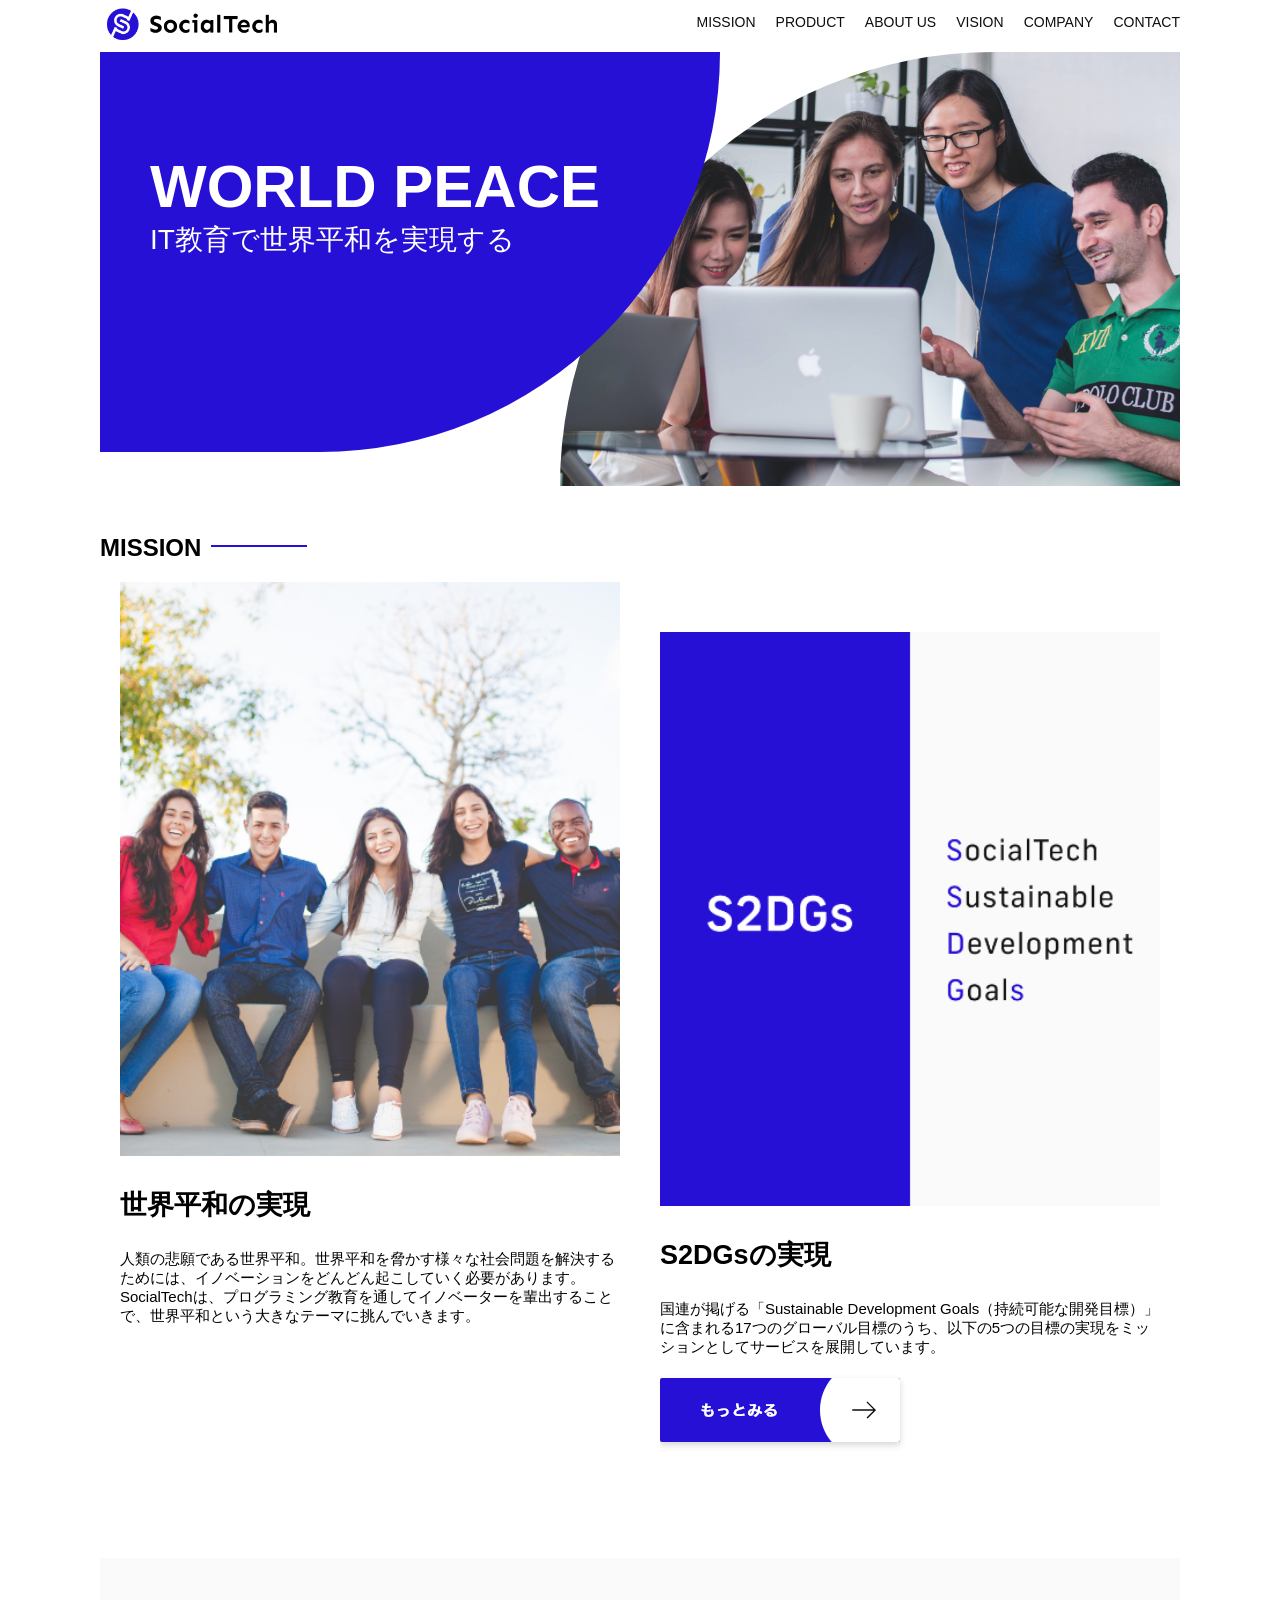
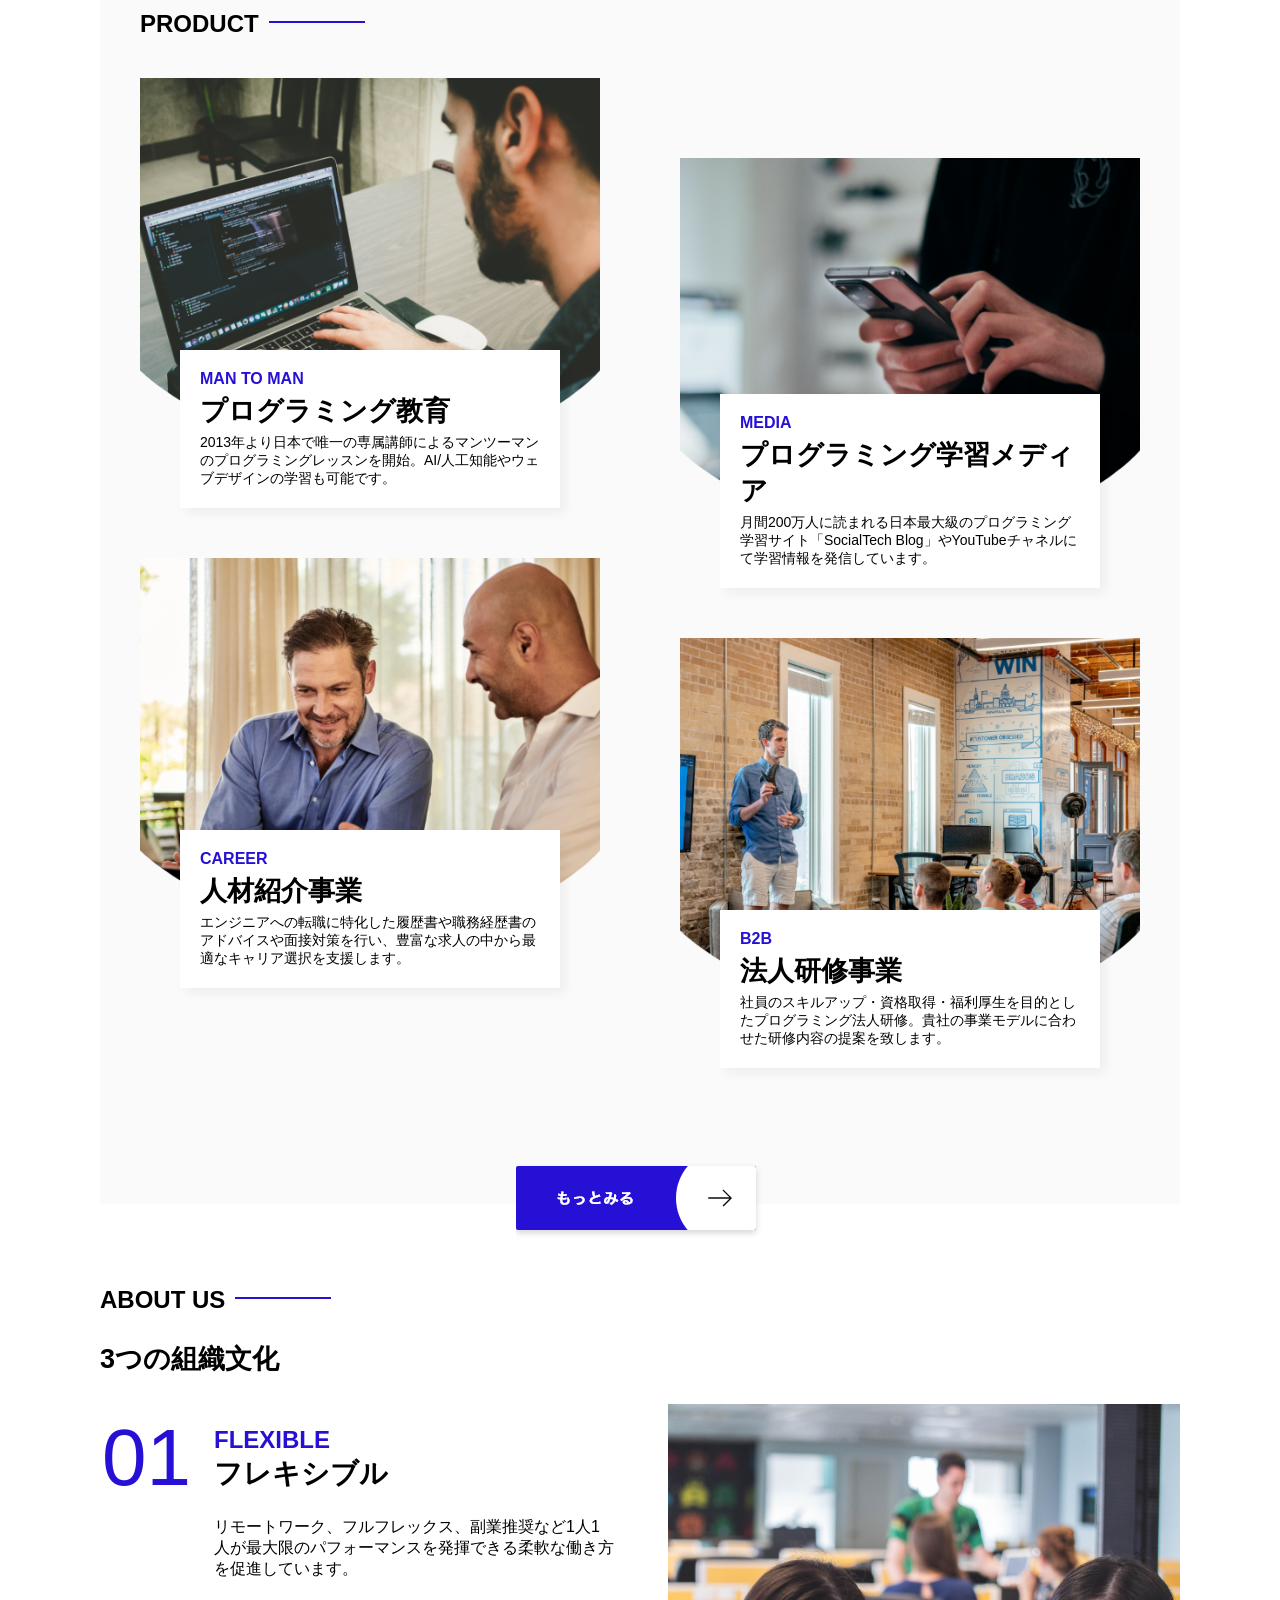
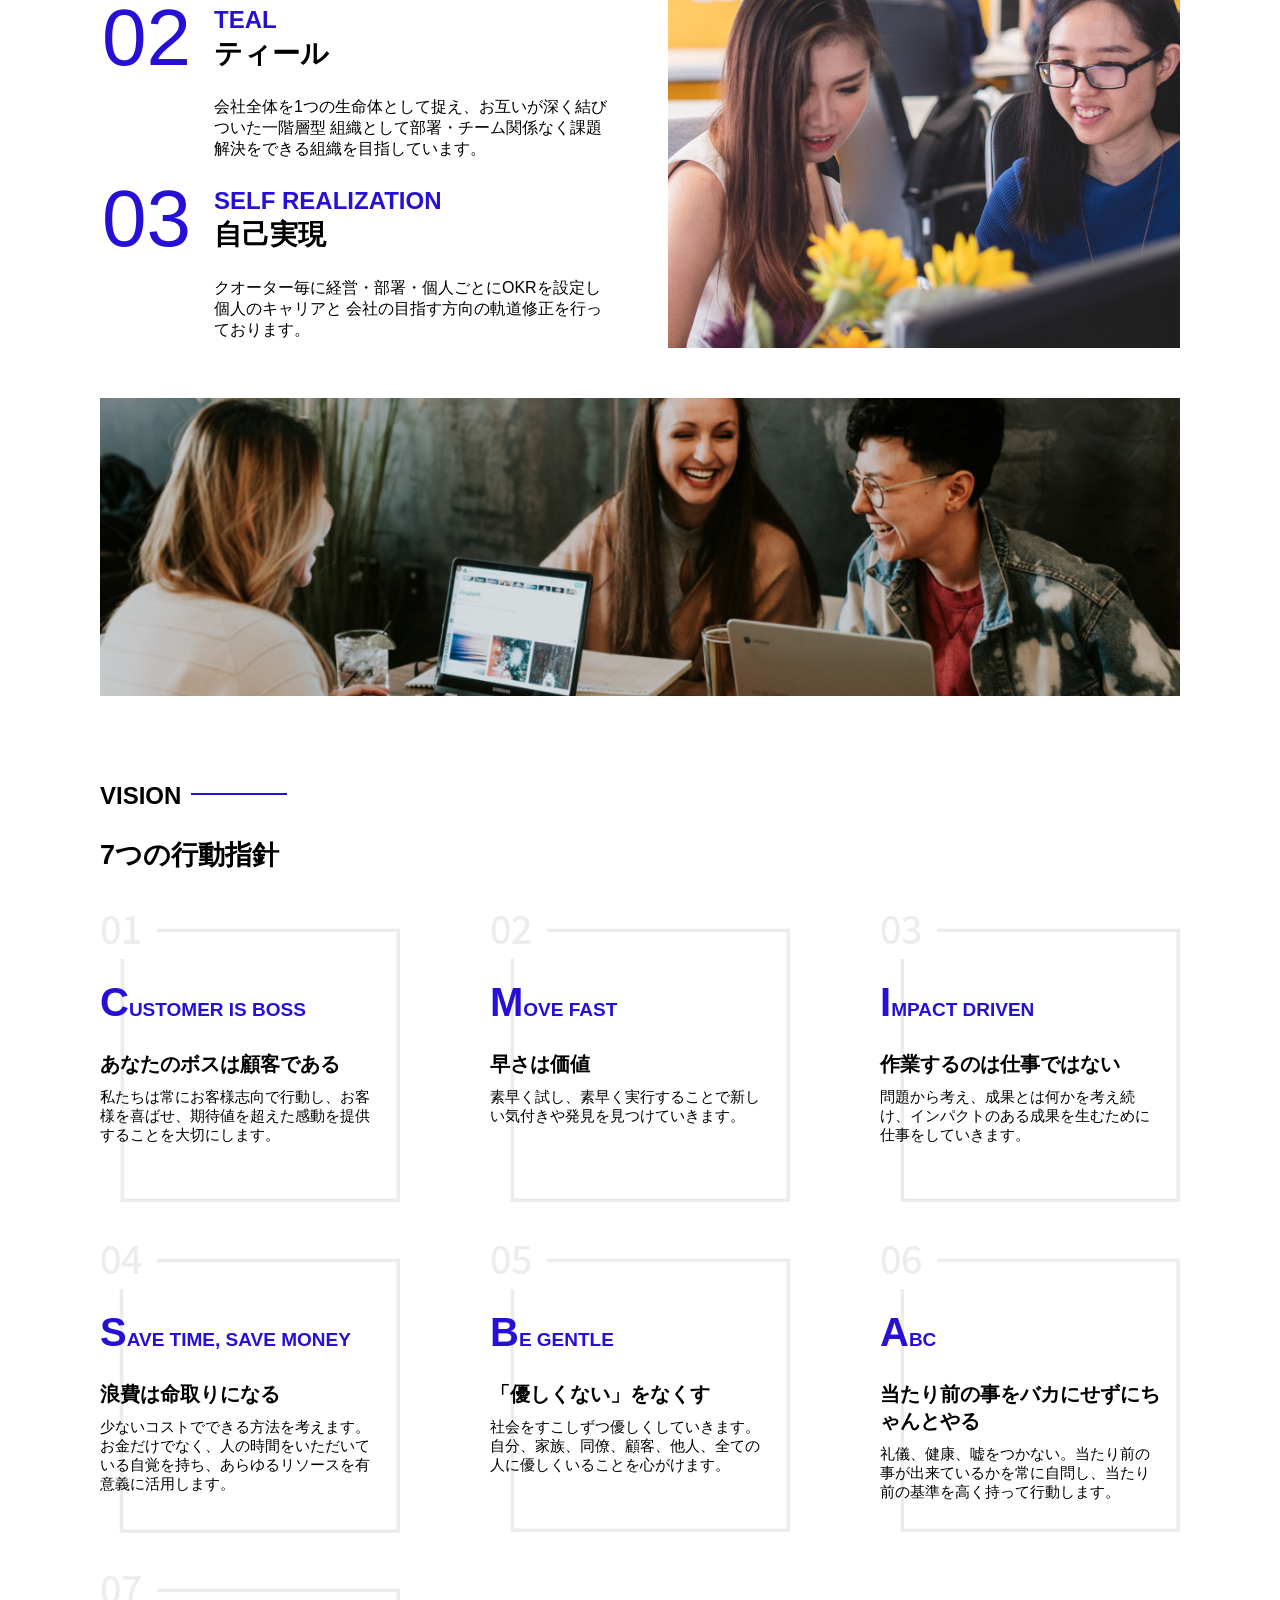
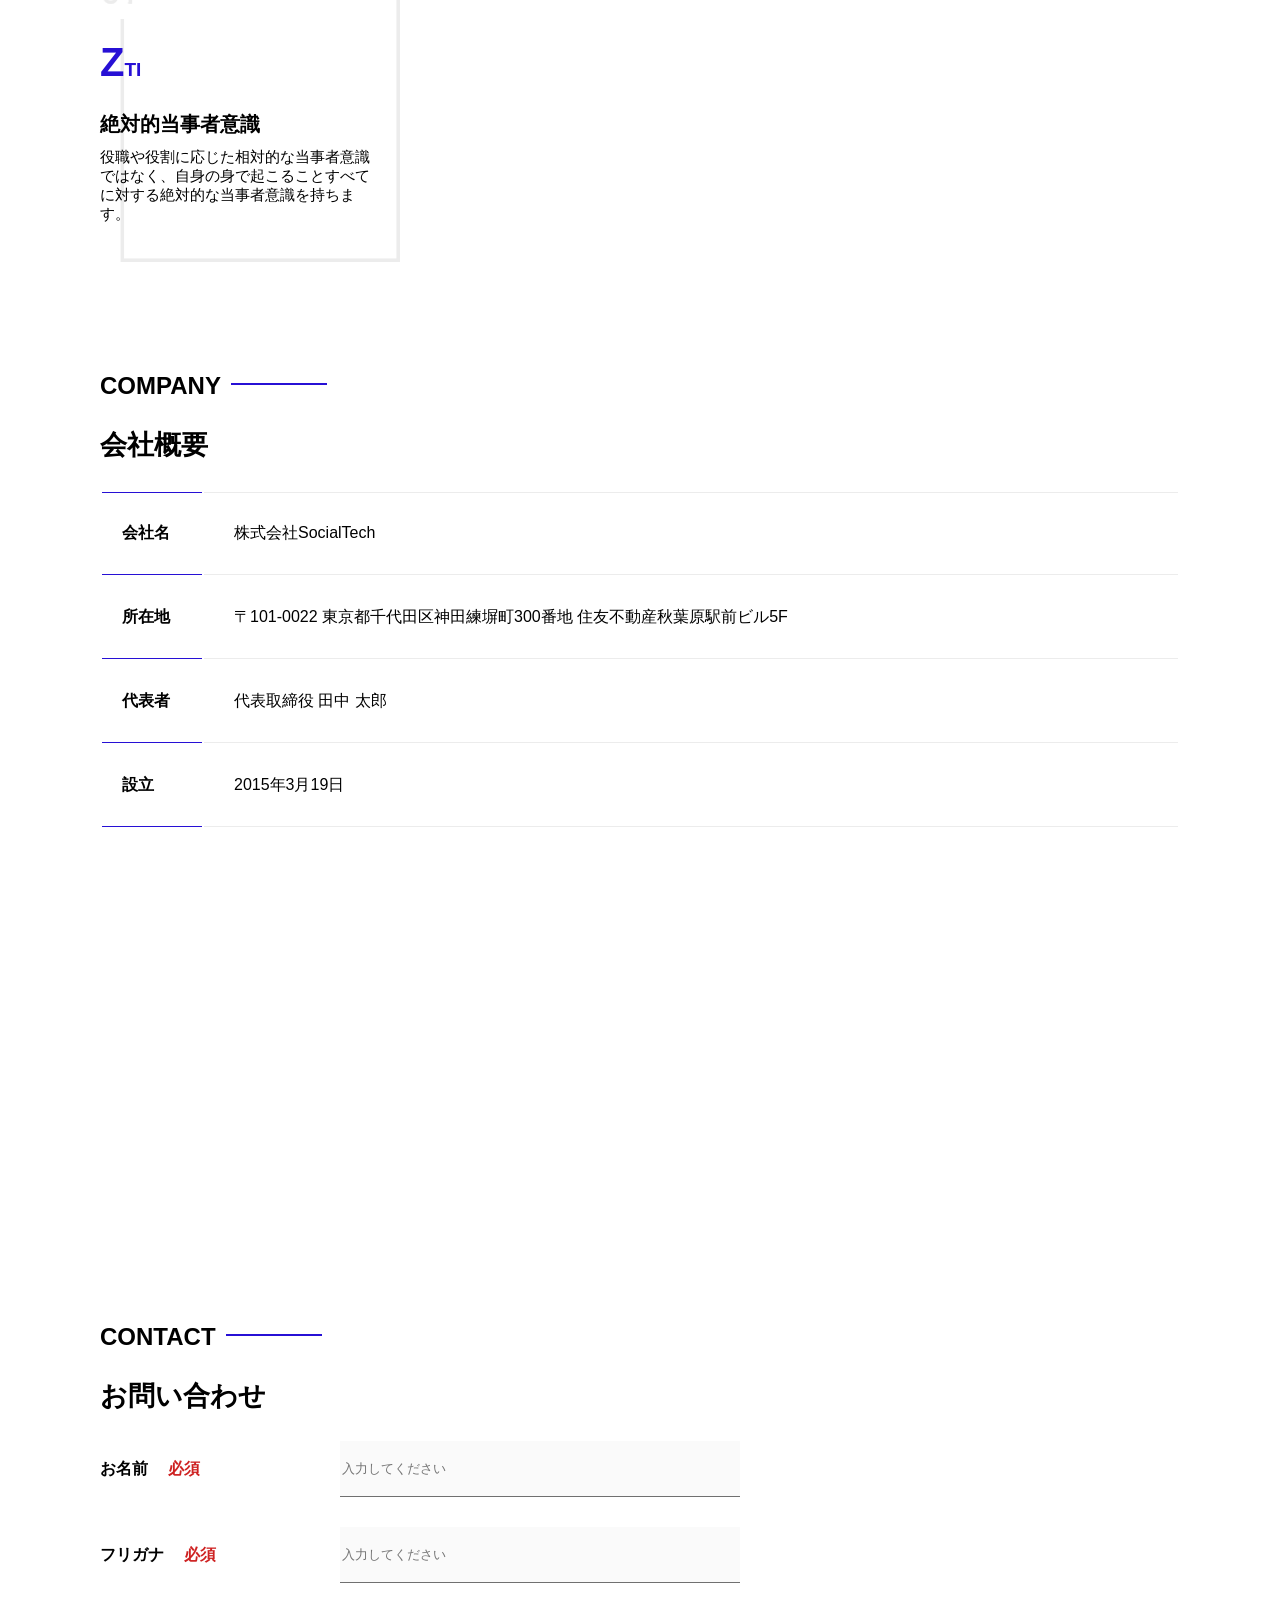
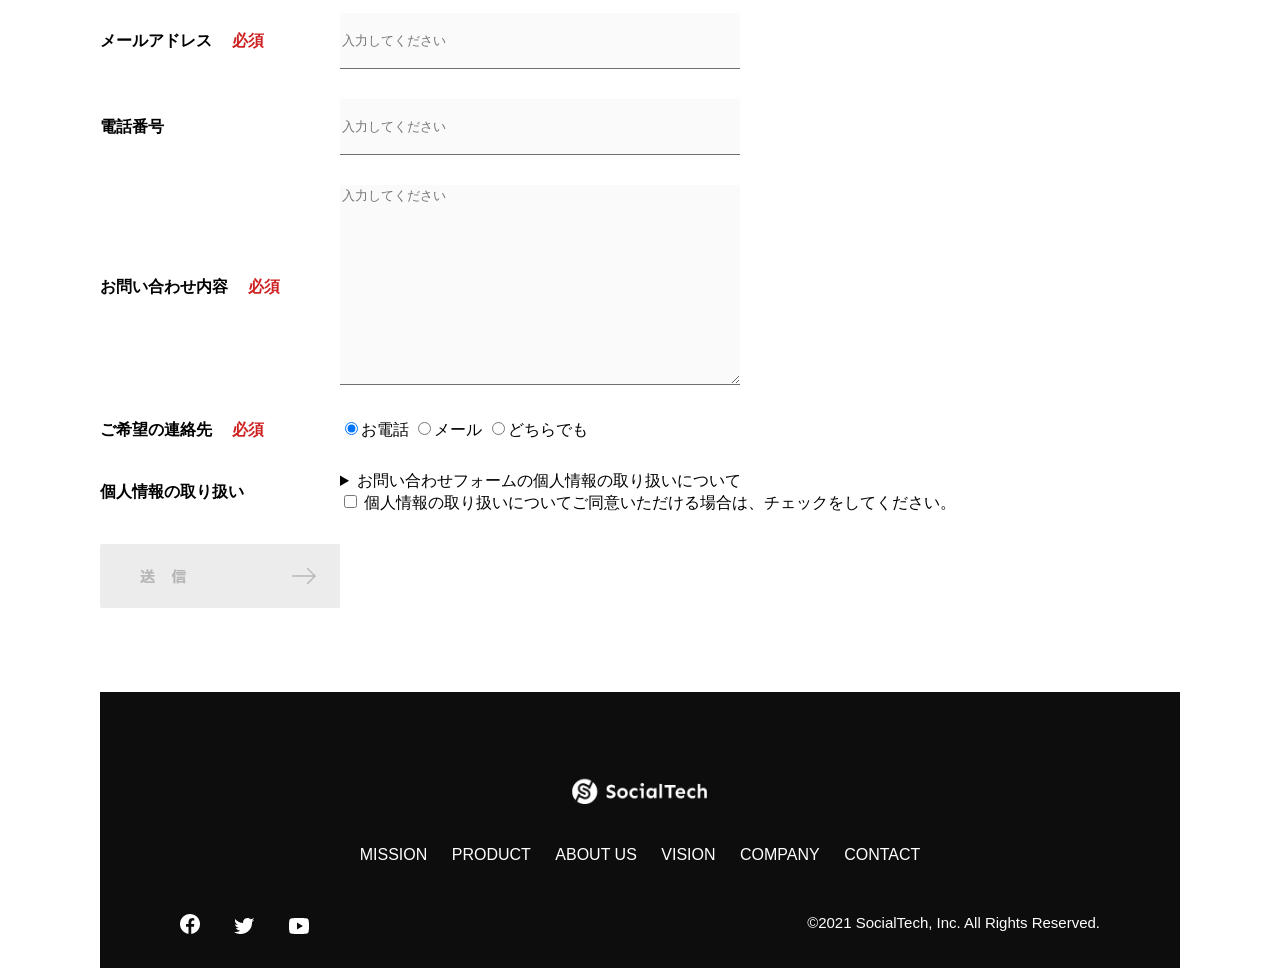
<file: index.html>
<!DOCTYPE html>
<html>
<head>
  <title>Social Tech</title>
  <meta charset="utf-8">
  <meta name="description" content="SocialTechはEdTech業界のリーディングカンパニーを目指します。">
  <meta name="viewport" content="width=device-width, initial-scale=1.0">
  <link rel="stylesheet" href="style.css">
</head>


<body>
<!-- ヘッダー -->
  <header>
    <a href="index.html" id="logo">
      <img src="images/logo.png" alt="トップページに戻る">
    </a>

    <!-- PC用ナビゲーション -->
    <nav id="nav-pc">
      <ul>
        <li><a href="mission.html">MISSION</a></li>
        <li><a href="product.html">PRODUCT</a></li>
        <li><a href="index.html#aboutus">ABOUT US</a></li>
        <li><a href="index.html#vision">VISION</a></li>
        <li><a href="index.html#company">COMPANY</a></li>
        <li><a href="index.html#contact">CONTACT</a></li>
      </ul>
    </nav>

    <!-- スマホ用メニューボタン -->
    <button id="menu-sp" onclick="document.getElementById('nav-sp').style.display = 'block'">
      <img src="images/button-menu.png" alt="ナビゲーションを開く">
    </button>

    <!-- スマホ用ナビゲーション -->
    <div id="nav-sp">
      <button id="close" onclick="document.getElementById('nav-sp').style.display = 'none'">
        <img src="images/button-close.png" alt="ナビゲーションを閉じる">  
      </button>
      <nav>
        <ul>
          <li>
            <a id="logo-sp" href="index.html" onclick="document.getElementById('nav-sp').style.display = 'none'"><img src="images/logo-sp.png" alt="トップページに戻る"></a>
          </li>
            <li><a class="menu" href="mission.html" onclick="document.getElementById('nav-sp').style.display = 'none'">MISSION</a></li>
            <li><a class="menu" href="product.html" onclick="document.getElementById('nav-sp').style.display = 'none'">PRODUCT</a></li>
            <li><a class="menu" href="index.html#aboutus" onclick="document.getElementById('nav-sp').style.display = 'none'">ABOUT US</a></li>
            <li><a class="menu" href="index.html#vision" onclick="document.getElementById('nav-sp').style.display = 'none'">VISION</a></li>
            <li><a class="menu" href="index.html#company" onclick="document.getElementById('nav-sp').style.display = 'none'">COMPANY</a></li>
            <li><a class="menu" href="index.html#contact" onclick="document.getElementById('nav-sp').style.display = 'none'">CONTACT</a></li>
        </ul>
      </nav>
      <div id="sns">
        <a href="https://www.facebook.com/sejuku2013">
          <img src="images/button-facebook.png" alt="Facebookのリンク">
        </a>
        <a href="https://twitter.com/samuraijuku">
          <img src="images/button-twitter.png" alt="Twitterのリンク">
        </a>
        <a href="https://www.youtube.com/channel/UCCFOQO5aDK0xXam4cUQXT8g">
          <img src="images/button-youtube.png" alt="YouTubeのリンク">
        </a>
      </div>
    </div>
  </header>


  <main>
    <article>
      <!-- メインビジュアル -->
      <section id="main-visual">
        <div id="main-message">
          <h1>WORLD PEACE</h1>
          <p>IT教育で世界平和を実現する</p>
        </div>
        <img src="images/index/index-main.png" alt="PCの周りに集まる多国籍の仲間たち">
      </section>

      <!-- ミッション -->
      <section id="mission">
        <h2 class="index-h2">MISSION</h2>
        <div id="mission-flex">
          <div>
            <img id="mission-photo" src="images/index/index-mission.png" alt="屋外のベンチで写真撮影する多国籍の仲間たち">
            <h3>世界平和の実現</h3>
            <p>
              人類の悲願である世界平和。世界平和を脅かす様々な社会問題を解決するためには、イノベーションをどんどん起こしていく必要があります。SocialTechは、プログラミング教育を通してイノベーターを輩出することで、世界平和という大きなテーマに挑んでいきます。
            </p>
          </div>
          <div>
            <img id="s2dgs" src="images/index/s2dgs.png" alt="S2DGs">
            <h3>S2DGsの実現</h3>
            <p>国連が掲げる「Sustainable Development Goals（持続可能な開発目標）」に含まれる17つのグローバル目標のうち、以下の5つの目標の実現をミッションとしてサービスを展開しています。
            </p>
            <a href="mission.html">
              <img src="images/button-more.png" alt="もっとみる">
            </a>
          </div>
        </div>
      </section>

      <!--  プロダクト　 -->
      <section id="product">
        <h2 class="index-h2">PRODUCT</h2>
          <div class="product-flex">
            <div id="product-left">
              <div>
                <img class="product-photo" src="images/index/index-mantoman.png" alt="PCでコードを書く男性">
                <div class="product-explain">
                  <span>MAN TO MAN</span>
                  <h3>プログラミング教育</h3>
                  <p>2013年より日本で唯一の専属講師によるマンツーマンのプログラミングレッスンを開始。AI/人工知能やウェブデザインの学習も可能です。</p>
                </div>
                </div>          
                <div>
                <img class="product-photo" src="images/index/index-career.png" alt="笑顔で話し合う２人の男性">
                <div class="product-explain">
                  <span>CAREER</span>
                  <h3>人材紹介事業</h3>
                  <p>エンジニアへの転職に特化した履歴書や職務経歴書のアドバイスや面接対策を行い、豊富な求人の中から最適なキャリア選択を支援します。</p>
                 </div>
              </div>
            </div>
            <div id="product-right">
              <div>
                <img class="product-photo" src="images/index/index-media.png" alt="スマートフォンを操作する人">
                <div class="product-explain">
                  <span>MEDIA</span>
                  <h3>プログラミング学習メディア</h3>
                  <p>月間200万人に読まれる日本最大級のプログラミング学習サイト「SocialTech Blog」やYouTubeチャネルにて学習情報を発信しています。</p>
                </div>
              </div>
              <div>
                <img class="product-photo" src="images/index/index-b2b.png" alt="講演中の男性とそれを聴く人々">
                <div class="product-explain">
                  <span>B2B</span>
                  <h3>法人研修事業</h3>
                  <p>社員のスキルアップ・資格取得・福利厚生を目的としたプログラミング法人研修。貴社の事業モデルに合わせた研修内容の提案を致します。</p>
                </div>
              </div>
            </div>
          </div>
          <div id="product-more">
            <a href="product.html">
              <img src="images/button-more.png" alt="もっとみる">
            </a>
          </div>
      </section>

      <!--  ABOUT　US -->
      <section id="aboutus">
        <h2 class="index-h2">ABOUT US</h2>
        <h3>3つの組織文化</h3>
        <div>
          <table class="culture-table">
            <tr>
              <td class="culture-num">01</td>
              <th><span class="culture-en">FLEXIBLE</span><br>フレキシブル</th>
            </tr>
            <tr>
              <td>
                <!-- 空のセル -->
              </td>
              <td class="culture-description">リモートワーク、フルフレックス、副業推奨など1人1人が最大限のパフォーマンスを発揮できる柔軟な働き方を促進しています。</td>
            </tr>
            <tr>
              <td class="culture-num">02</td>
              <th><span class="culture-en">TEAL</span><br>ティール</th>
            </tr>
            <tr>
              <td>
                <!-- 空のセル -->
              </td>
              <td class="culture-description">会社全体を1つの生命体として捉え、お互いが深く結びついた一階層型 組織として部署・チーム関係なく課題解決をできる組織を目指しています。</td>
            </tr>
            <tr>
              <td class="culture-num">03</td>
              <th><span class="culture-en">SELF REALIZATION</span><br>自己実現</th>
            </tr>
            <tr>
              <td>
                <!-- 空のセル -->
              </td>
              <td class="culture-description">クオーター毎に経営・部署・個人ごとにOKRを設定し個人のキャリアと 会社の目指す方向の軌道修正を行っております。</td>
            </tr>
          </table>
          <img class="culture-img" src="images/index/index-aboutus1.png" alt="笑顔で話し合う2人の女性">
          </div>
          <img class="culture-img2" src="images/index/index-aboutus2.png" alt="笑顔で話し合う3人の男女">
      </section>

      <!-- VISION -->
      <section id="vision">
        <h2 class="index-h2">VISION</h2>
        <h3>7つの行動指針</h3>
        <div>
          <div class="vision-box">
            <img src="images/index/vision-01.png" alt="01">
            <div>
              <h4>CUSTOMER IS BOSS</h4>
              <h5>あなたのボスは顧客である</h5>
              <p>私たちは常にお客様志向で行動し、お客様を喜ばせ、期待値を超えた感動を提供することを大切にします。</p>
            </div>
          </div>
          <div class="vision-box">
            <img src="images/index/vision-02.png" alt="02">
            <div>
              <h4>MOVE FAST</h4>
              <h5>早さは価値</h5>
              <p>素早く試し、素早く実行することで新しい気付きや発見を見つけていきます。</p>
            </div>
          </div>
          <div class="vision-box">
            <img src="images/index/vision-03.png" alt="03">
            <div>
              <h4>IMPACT DRIVEN</h4>
              <h5>作業するのは仕事ではない</h5>
              <p>問題から考え、成果とは何かを考え続け、インパクトのある成果を生むために仕事をしていきます。</p>
            </div>
          </div>
          <div class="vision-box">
            <img src="images/index/vision-04.png" alt="04">
            <div>
              <h4>SAVE TIME, SAVE MONEY</h4>
              <h5>浪費は命取りになる</h5>
              <p>少ないコストでできる方法を考えます。お金だけでなく、人の時間をいただいている自覚を持ち、あらゆるリソースを有意義に活用します。</p>
            </div>
          </div>
          <div class="vision-box">
            <img src="images/index/vision-05.png" alt="05">
            <div>
              <h4>BE GENTLE</h4>
              <h5>「優しくない」をなくす</h5>
              <p>社会をすこしずつ優しくしていきます。自分、家族、同僚、顧客、他人、全ての人に優しくいることを心がけます。</p>
            </div>
          </div>
          <div class="vision-box">
            <img src="images/index/vision-06.png" alt="06">
            <div>
              <h4>ABC</h4>
              <h5>当たり前の事をバカにせずにちゃんとやる</h5>
              <p>礼儀、健康、嘘をつかない。当たり前の事が出来ているかを常に自問し、当たり前の基準を高く持って行動します。</p>
            </div>
          </div>
          <div class="vision-box">
            <img src="images/index/vision-07.png" alt="07">
            <div>
              <h4>ZTI</h4>
              <h5>絶対的当事者意識</h5>
              <p>役職や役割に応じた相対的な当事者意識ではなく、自身の身で起こることすべてに対する絶対的な当事者意識を持ちます。</p>
            </div>
          </div>       
         </div>
      </section>

      <!-- COMPANY -->
      <section id="company">
        <h2 class="index-h2">COMPANY</h2>
        <h3>会社概要</h3>
        <table id="company-table">
          <tr>
            <th class="tableheader tableheader-first">会社名</th>
            <td class="cell cell-first">株式会社SocialTech</td>
          </tr>
          <tr>
            <th class="tableheader">所在地</th>
            <td class="cell">〒101-0022 東京都千代田区神田練塀町300番地 住友不動産秋葉原駅前ビル5F</td>
          </tr>
          <tr>
            <th class="tableheader">代表者</th>
            <td class="cell">代表取締役 田中 太郎</td>
          </tr>
          <tr>
            <th class="tableheader">設立</th>
            <td class="cell">2015年3月19日</td>
          </tr>
        </table>
        <iframe
         src="https://www.google.com/maps/embed?pb=!1m18!1m12!1m3!1d3240.0686781124095!2d139.77207767629196!3d35.69992752894584!2m3!1f0!2f0!3f0!3m2!1i1024!2i768!4f13.1!3m3!1m2!1s0x60188fee13660e23%3A0x77137876edf742ac!2z5L2P5Y-L5LiN5YuV55Sj56eL6JGJ5Y6f6aeF5YmN44OT44Or!5e0!3m2!1sja!2sjp!4v1780467578334!5m2!1sja!2sjp" 
         style="border:0;" allowfullscreen="" loading="lazy">
        </iframe>
      </section>

      <!-- お問い合わせフォーム -->
      <section id="contact">
        <h2 class="index-h2">CONTACT</h2>
        <h3>お問い合わせ</h3>
        <form>
          <div>
            <div class="contact-heading">
              <label class="contact-label">お名前<span class="contact-span">必須</span></label>
            </div>
            <div>
              <input type="text" name="name" placeholder="入力してください" class="contact-textbox">
            </div>
          </div>
          <div>
            <div class="contact-heading">
              <label class="contact-label">フリガナ<span class="contact-span">必須</span></label>
            </div>
            <div>
              <input type="text" name="hurigana" placeholder="入力してください" class="contact-textbox"> 
            </div>
          </div>
          <div>
            <div class="contact-heading">
              <label class="contact-label">メールアドレス<span class="contact-span">必須</span></label>
            </div>
            <div>
              <input type="text" name="email" placeholder="入力してください" class="contact-textbox">
            </div>
          </div>
          <div>
            <div class="contact-heading">
              <label class="contact-label">電話番号</label>
            </div>
            <div>
              <input type="text" name="tel" placeholder="入力してください" class="contact-textbox">
            </div>
          </div>
          <div>
            <div class="contact-heading">
              <label class="contact-label">お問い合わせ内容<span class="contact-span">必須</span></label>
            </div>
            <div>
              <textarea class="contact-textarea" placeholder="入力してください" name="message"></textarea>
            </div>
          </div>
          <div>
            <div class="contact-heading">
              <label class="contact-label">ご希望の連絡先<span class="contact-span">必須</span></label>
            </div>
            <div>
              <input class="radiobutton" type="radio" value="tel" name="contact" checked><label>お電話</label>
              <input class="radiobutton" type="radio" value="mail" name="contact"><label>メール</label>
              <input class="radiobutton" type="radio" value="both" name="contact"><label>どちらでも</label>
            </div>
          </div>
          <div>
            <div class="contact-heading">
              <label class="contact-label">個人情報の取り扱い</label>
            </div>
            <div>
              <details>
                <summary>お問い合わせフォームの個人情報の取り扱いについて</summary>
                <div>
                  <dl>
                    <dt>１．組織の名称又は氏名</dt>
                    <dd>株式会社SocialTech</dd>
                    <dt>２．個人情報保護管理者（若しくはその代理人）の氏名又は職名、所属及び連絡先</dt>
                    <dd>
                      <p>鈴木 一郎 コーポレート部</p>
                      <p>メールアドレス：samurai@example.com</p>
                      <p>TEL：03-1234-5678</p>
                    </dd>
                    <dt>３．個人情報の利用目的</dt>
                    <dd>
                      <ul>
                        <li>・本サービス及び本サービスに関連する情報の提供又はそれらに関する連絡のため</li>
                        <li>・ユーザーの本人確認のため</li>
                        <li>・当社サービスのご案内のため</li>
                        <li>・当社の商品等の広告または宣伝（電子メールによるものを含むものとします。）</li>
                      </ul>
                    </dd>
                    <dt>４．個人情報の取り扱い業務の委託</dt>
                      <dd>個人情報の取扱業務の全部または一部を外部に業務委託する場合があります。その際、弊社は、個人情報を適切に保護できる管理体制を敷き実行していることを条件として委託先を厳選したうえで、機密保持契約を委託先と締結し、お客様の個人情報を厳密に管理させます。</dd>
                      <dt>５．個人情報の開示等の請求</dt>
                      <dd>
                        お客様は、弊社に対してご自身の個人情報の開示等（利用目的の通知、開示、内容の訂正・追加・削除、利用の停止または消去、第三者への提供の停止）に関して、当社問合わせ窓口に申し出ることができます。<br>
                        その際、弊社はお客様ご本人を確認させていただいたうえで、合理的な期間内に対応いたします。<br>
                        なお、個人情報に関する弊社問合わせ先は、次の通りです。
                      </dd>
                      <dd>
                        <p>株式会社SocialTech　個人情報問合せ窓口</p>
                        <p>〒150-0043　東京都千代田区神田練塀町300番地 住友不動産秋葉原駅前ビル5F</p>
                        <p>メールアドレス：samurai@example.com　TEL：03-1234-5678</p>
                      </dd>

                      <dt>６．個人情報を提供されることの任意性について</dt>
                      <dd>お客様がご自身の個人情報を弊社に提供されるか否かは、お客様のご判断によりますが、もしご提供されない場合には、適切なサービスが提供できない場合がありますので予めご了承ください。</dd>
                  </dl>
                </div>
              </details>
              <input type="checkbox" name="agree">
              <span>個人情報の取り扱いについてご同意いただける場合は、チェックをしてください。</span>
            </div>
          </div>
          <input type="image" src="images/button-submit.png" alt="送信する">
        </form>
      </section>
    </article>
  </main>

  <!-- フッター -->
  <footer>
    <div id="footer-logo">
      <img src="images/logo-sp.png" alt="SocialTech">
    </div>
    <div id="footer-link">
      <a href="mission.html">MISSION</a>
      <a href="product.html">PRODUCT</a>
      <a href="index.html#aboutus">ABOUT US</a>
      <a href="index.html#vision">VISION</a>
      <a href="index.html#company">COMPANY</a>
      <a href="index.html#contact">CONTACT</a>
    </div>
      <div id="sns-footer">
        <div class="sns-btns">
          <a href="https://www.facebook.com/sejuku2013"><img src="images/button-facebook.png" alt="Facebookのリンク"></a>
          <a href="https://twitter.com/samuraijuku"><img src="images/button-twitter.png" alt="Twitterのリンク"></a>
          <a href="https://www.youtube.com/channel/UCCFOQO5aDK0xXam4cUQXT8g"><img src="images/button-youtube.png" alt="YouTubeのリンク"></a>
        </div>
        <p id="copyright">&copy;2021 SocialTech, Inc. All Rights Reserved.</p>
      </div>
  </footer>
</body>
</html>
</file>
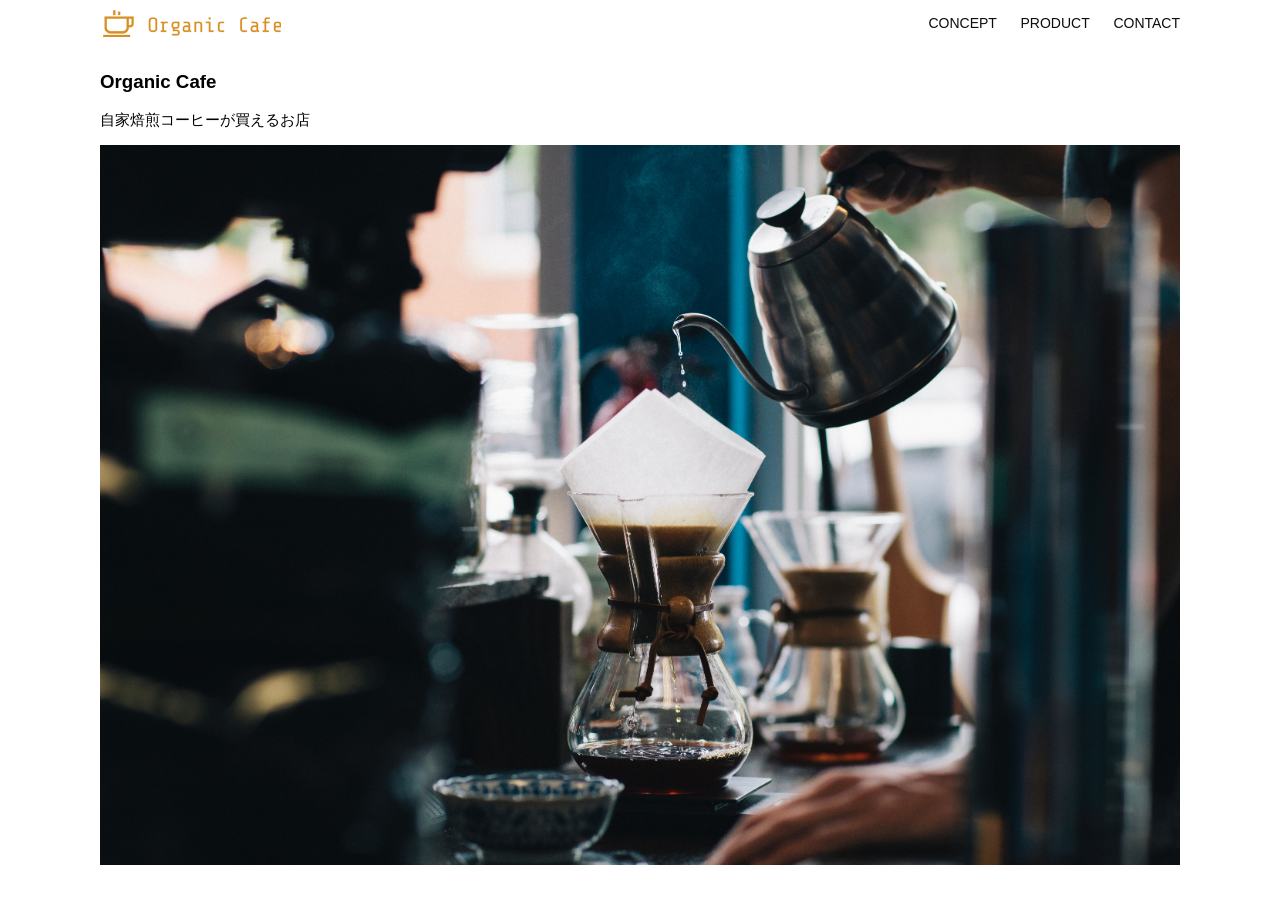
<file: kadai_013/index.html>
<!DOCTYPE html>
<html>
  <head>
    <title>Organic Cafe</title>
    <meta charset="UTF-8" />
    <meta name="description" content="自家焙煎のコーヒーがお家で楽しめるOrganic Cafe"/>
    <meta name="viewport" content="width=device-width, initial-scale=1.0" />
    <link rel="stylesheet" href="style.css" />
  </head>
  <body>
    <!-- ヘッダー -->
    <header>
      <!-- ロゴ -->
      <a href="index.html" id="logo"><img src="images/logo.png" alt="トップページに戻る"/></a>

      <!-- PC用ナビゲーション -->
      <nav id="nav-pc">
        <a href="index.html#concept">CONCEPT</a>
        <a href="index.html#product">PRODUCT</a>
        <a href="index.html#contact">CONTACT</a>
      </nav>

      <!-- sp用ナビゲーション -->
      <img id="menu-sp" src="images/button-menu.png" alt="ナビゲーションを開く"
      onclick="document.getElementById('nav-sp').style.display='block'">
      <nav id="nav-sp">
        <ul>
        <li><img id="close" src="images/button-close.png" alt="ナビゲーションを閉じる"
        onclick="document.getElementById('nav-sp').style.display ='none'"></li>
        
        <li><a id="logo-sp" href="index.html" onclick="document.getElementById('nav-sp').style.display='none'">
        <img src="images/logo-sp.png" alt="トップページに戻る"></a></li>
        
        <li><a class="menu" href="index.html#concept" onclick="document.getElementById('nav-sp').style.display='none'">CONCEPT</a></li>
        <li><a class="menu" href="index.html#product" onclick="document.getElementById('nav-sp').style.display = 'none'">PRODUCT</a></li>
        <li><a class="menu" href="index.html#contact" onclick="document.getElementById('nav-sp').style.display='none'">CONTACT</a></li>
        </ul>
        </nav>







    </header>

    <main>
      <article>
        <!-- メインビジュアル -->
        <section id="main-visual">
          <div id="main-message">
            <h1>Organic Cafe</h1>
            <p>自家焙煎コーヒーが買えるお店</p>
          </div>
          <img src="images/main-image.jpg" alt="コーヒーをハンドドリップで淹れる画像"/>
        </section>
      </article>
    </main>
  </body>
</html>
</file>
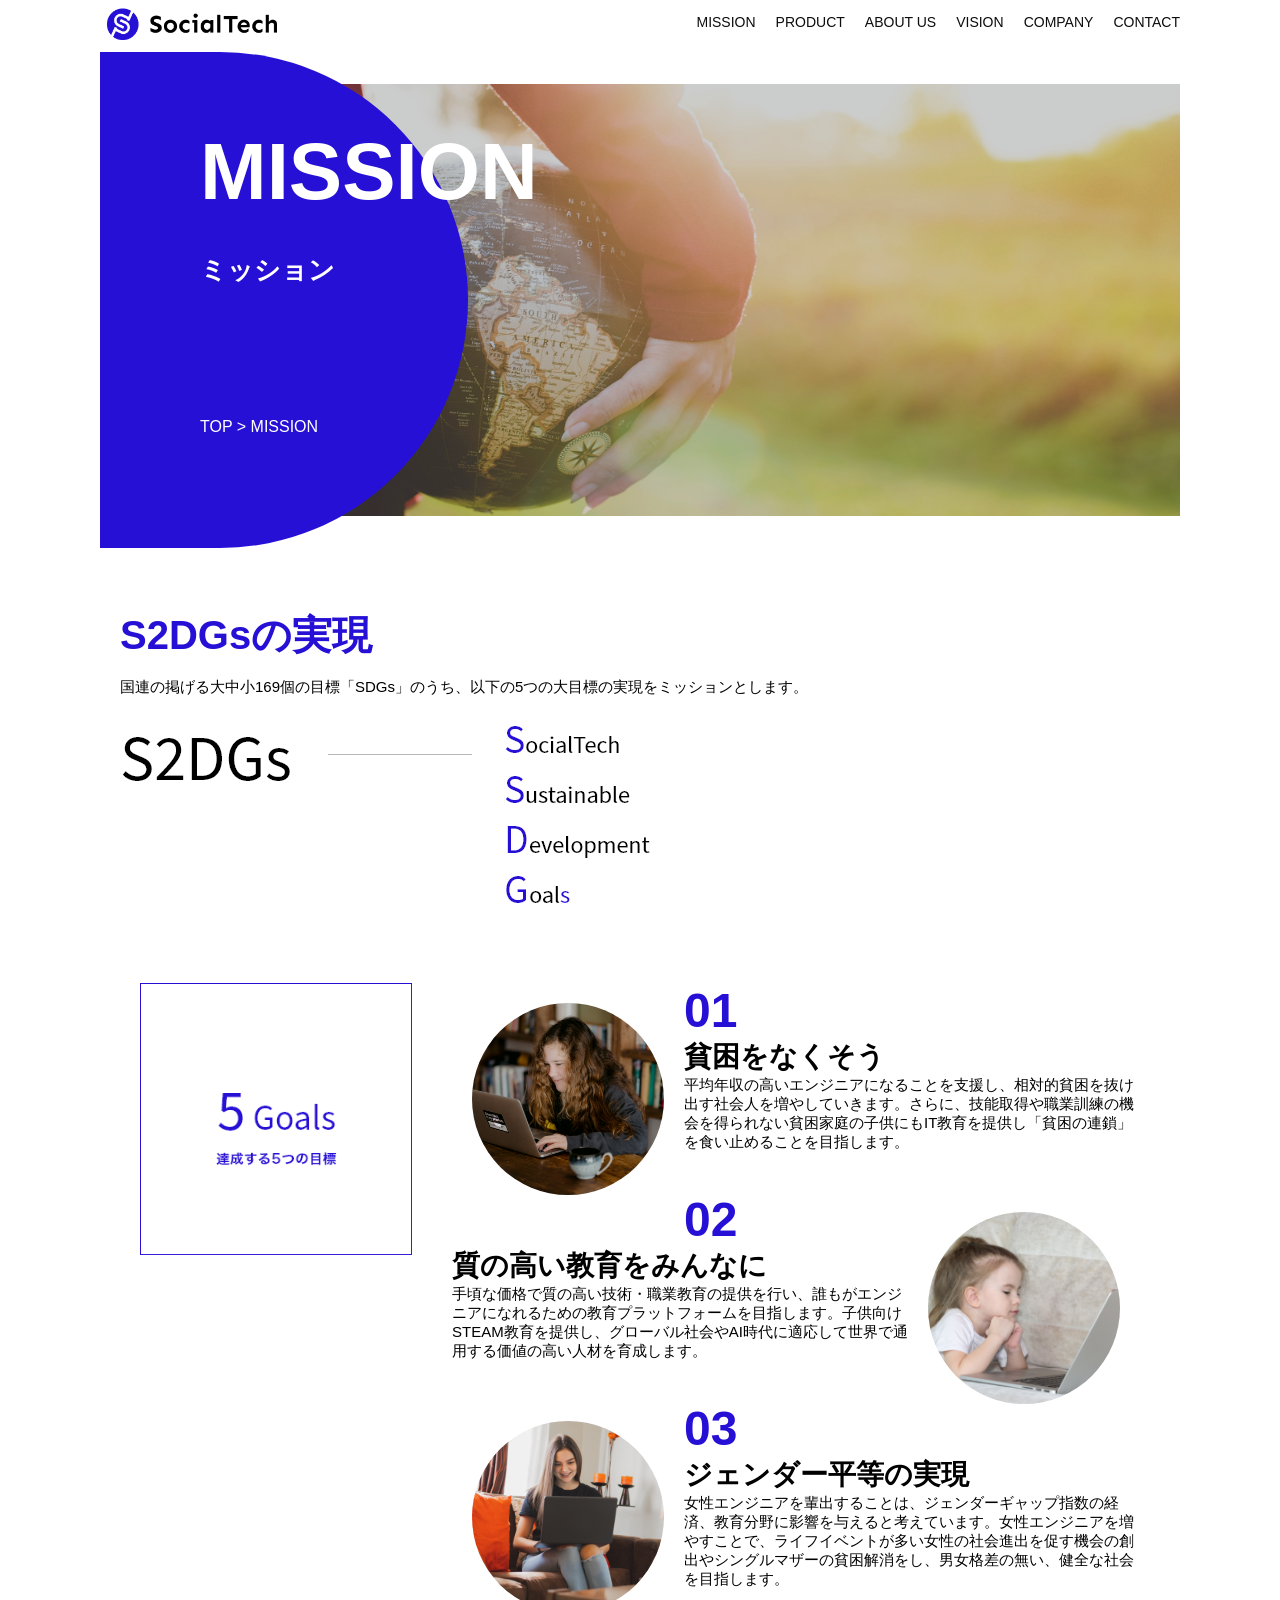
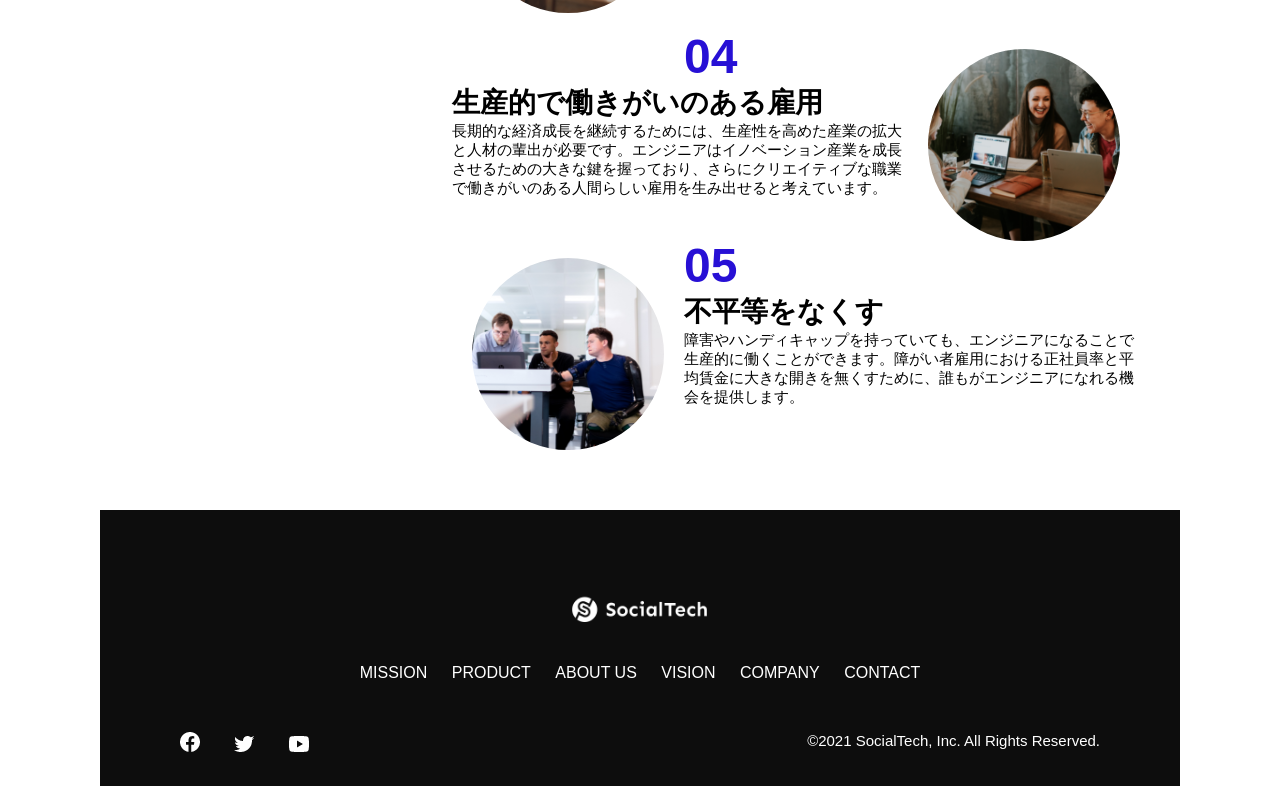
<file: mission.html>
<!DOCTYPE html>
<html>
<head>
  <meta charset="UTF-8">
  <meta name="description" content="SocialTechが目指す5つの目標（S2DGs）を紹介します">
  <link rel="stylesheet" href="style.css">
  <meta name="viewport" content="width=device-width, initial-scale=1.0">
  <title>SocialTech - MISSION ミッション -</title>
</head>
<body>
  <!-- ヘッダー -->
  <header>
    <a href="index.html" id="logo">
      <img src="images/logo.png" alt="トップページに戻る">
    </a>

<!-- PC用ナビゲーション -->
    <nav id="nav-pc">
      <ul>
        <li><a href="mission.html">MISSION</a></li>
        <li><a href="product.html">PRODUCT</a></li>
        <li><a href="index.html#aboutus">ABOUT US</a></li>
        <li><a href="index.html#vision">VISION</a></li>
        <li><a href="index.html#company">COMPANY</a></li>
        <li><a href="index.html#contact">CONTACT</a></li>
      </ul>
    </nav>

 <!-- スマホ用メニューボタン -->
    <button id="menu-sp" onclick="document.getElementById('nav-sp').style.display = 'block'">
      <img src="images/button-menu.png" alt="ナビゲーションを開く">
    </button>
    <!-- スマホ用ナビゲーション -->
    <div id="nav-sp">
      <button id="close" onclick="document.getElementById('nav-sp').style.display = 'none'">
        <img src="images/button-close.png" alt="ナビゲーションを閉じる">  
      </button>

      <nav>
        <ul>
          <li>
            <a id="logo-sp" href="index.html" onclick="document.getElementById('nav-sp').style.display = 'none'"><img src="images/logo-sp.png" alt="トップページに戻る"></a>
          </li>

            <li><a class="menu" href="mission.html" onclick="document.getElementById('nav-sp').style.display = 'none'">MISSION</a></li>
            <li><a class="menu" href="product.html" onclick="document.getElementById('nav-sp').style.display = 'none'">PRODUCT</a></li>
            <li><a class="menu" href="index.html#aboutus" onclick="document.getElementById('nav-sp').style.display = 'none'">ABOUT US</a></li>
            <li><a class="menu" href="index.html#vision" onclick="document.getElementById('nav-sp').style.display = 'none'">VISION</a></li>
            <li><a class="menu" href="index.html#company" onclick="document.getElementById('nav-sp').style.display = 'none'">COMPANY</a></li>
            <li><a class="menu" href="index.html#contact" onclick="document.getElementById('nav-sp').style.display = 'none'">CONTACT</a></li>
        </ul>
      </nav>
      <div id="sns">
        <a href="https://www.facebook.com/sejuku2013">
          <img src="images/button-facebook.png" alt="Facebookのリンク">
        </a>
        <a href="https://twitter.com/samuraijuku">
          <img src="images/button-twitter.png" alt="Twitterのリンク">
        </a>
        <a href="https://www.youtube.com/channel/UCCFOQO5aDK0xXam4cUQXT8g">
          <img src="images/button-youtube.png" alt="YouTubeのリンク">
        </a>
      </div>
    </div>
  </header>

  <main>
    <article>
      <section id="mission-main">
        <div class="mission-main-inner">
          <div id="mission-title">
            <h1>MISSION<br><span>ミッション</span></h1>
            <p>TOP > MISSION</p>
          </div>
        </div>
      </section>
      <section id="mission-s2dgs">
        <h2 class="mission-h2">S2DGsの実現</h2>
        <p>国連の掲げる大中小169個の目標「SDGs」のうち、以下の5つの大目標の実現をミッションとします。</p>
        <img src="images/mission/mission-s2dgs.png" alt="S2DGs">
      </section>
      <section id="mission-five-goals">
        <div class="five-goals-image">
          <img src="images/mission/mission-5goals.png" alt="5Goals">
        </div>

        <div class="five-goals-read">
          <div>
            <img class="fivegoals-image-left" src="images/mission/mission-5goals01.png" alt="PCを操作する女の子">
            <span class="fivegoals-number">01</span>
            <h3 class="fivegoals-h3">貧困をなくそう</h3>
            <p class="fivegoals-p">平均年収の高いエンジニアになることを支援し、相対的貧困を抜け出す社会人を増やしていきます。さらに、技能取得や職業訓練の機会を得られない貧困家庭の子供にもIT教育を提供し「貧困の連鎖」を食い止めることを目指します。</p>
          </div>
          <div>
            <img class="fivegoals-image-right" src="images/mission/mission-5goals02.png" alt="PCを見つめる小さい女の子">
            <span class="fivegoals-number">02</span>
            <h3 class="fivegoals-h3">質の高い教育をみんなに</h3>
            <p class="fivegoals-p">手頃な価格で質の高い技術・職業教育の提供を行い、誰もがエンジニアになれるための教育プラットフォームを目指します。子供向けSTEAM教育を提供し、グローバル社会やAI時代に適応して世界で通用する価値の高い人材を育成します。</p>
          </div>
          <div>
            <img class="fivegoals-image-left" src="images/mission/mission-5goals03.png" alt="PCを操作する女性">
            <span class="fivegoals-number">03</span>
            <h3 class="fivegoals-h3">ジェンダー平等の実現</h3>
            <p class="fivegoals-p">女性エンジニアを輩出することは、ジェンダーギャップ指数の経済、教育分野に影響を与えると考えています。女性エンジニアを増やすことで、ライフイベントが多い女性の社会進出を促す機会の創出やシングルマザーの貧困解消をし、男女格差の無い、健全な社会を目指します。</p>
          </div>
          <div>
            <img class="fivegoals-image-right" src="images/mission/mission-5goals04.png" alt="笑顔で話し合う３人の男女">
            <span class="fivegoals-number">04</span>
            <h3 class="fivegoals-h3">生産的で働きがいのある雇用</h3>
            <p class="fivegoals-p">長期的な経済成長を継続するためには、生産性を高めた産業の拡大と人材の輩出が必要です。エンジニアはイノベーション産業を成長させるための大きな鍵を握っており、さらにクリエイティブな職業で働きがいのある人間らしい雇用を生み出せると考えています。</p>
          </div>
          <div>
            <img class="fivegoals-image-left" src="images/mission/mission-5goals05.png" alt="障害を持つ男性が生き生きと働く様子">
            <span class="fivegoals-number">05</span>
            <h3 class="fivegoals-h3">不平等をなくす</h3>
            <p class="fivegoals-p">障害やハンディキャップを持っていても、エンジニアになることで生産的に働くことができます。障がい者雇用における正社員率と平均賃金に大きな開きを無くすために、誰もがエンジニアになれる機会を提供します。</p>
          </div>
        </div>
      </section>
    </article>
  </main>

  <footer>
    <div id="footer-logo">
      <img src="images/logo-sp.png" alt="SocialTech">
    </div>
    <div id="footer-link">
      <a href="mission.html">MISSION</a>
      <a href="product.html">PRODUCT</a>
      <a href="index.html#aboutus">ABOUT US</a>
      <a href="index.html#vision">VISION</a>
      <a href="index.html#company">COMPANY</a>
      <a href="index.html#contact">CONTACT</a>
    </div>
      <div id="sns-footer">
        <div class="sns-btns">
          <a href="https://www.facebook.com/sejuku2013"><img src="images/button-facebook.png" alt="Facebookのリンク"></a>
          <a href="https://twitter.com/samuraijuku"><img src="images/button-twitter.png" alt="Twitterのリンク"></a>
          <a href="https://www.youtube.com/channel/UCCFOQO5aDK0xXam4cUQXT8g"><img src="images/button-youtube.png" alt="YouTubeのリンク"></a>
        </div>
        <p id="copyright">&copy;2021 SocialTech, Inc. All Rights Reserved.</p>
      </div>
  </footer>
</body>
</html>
</file>
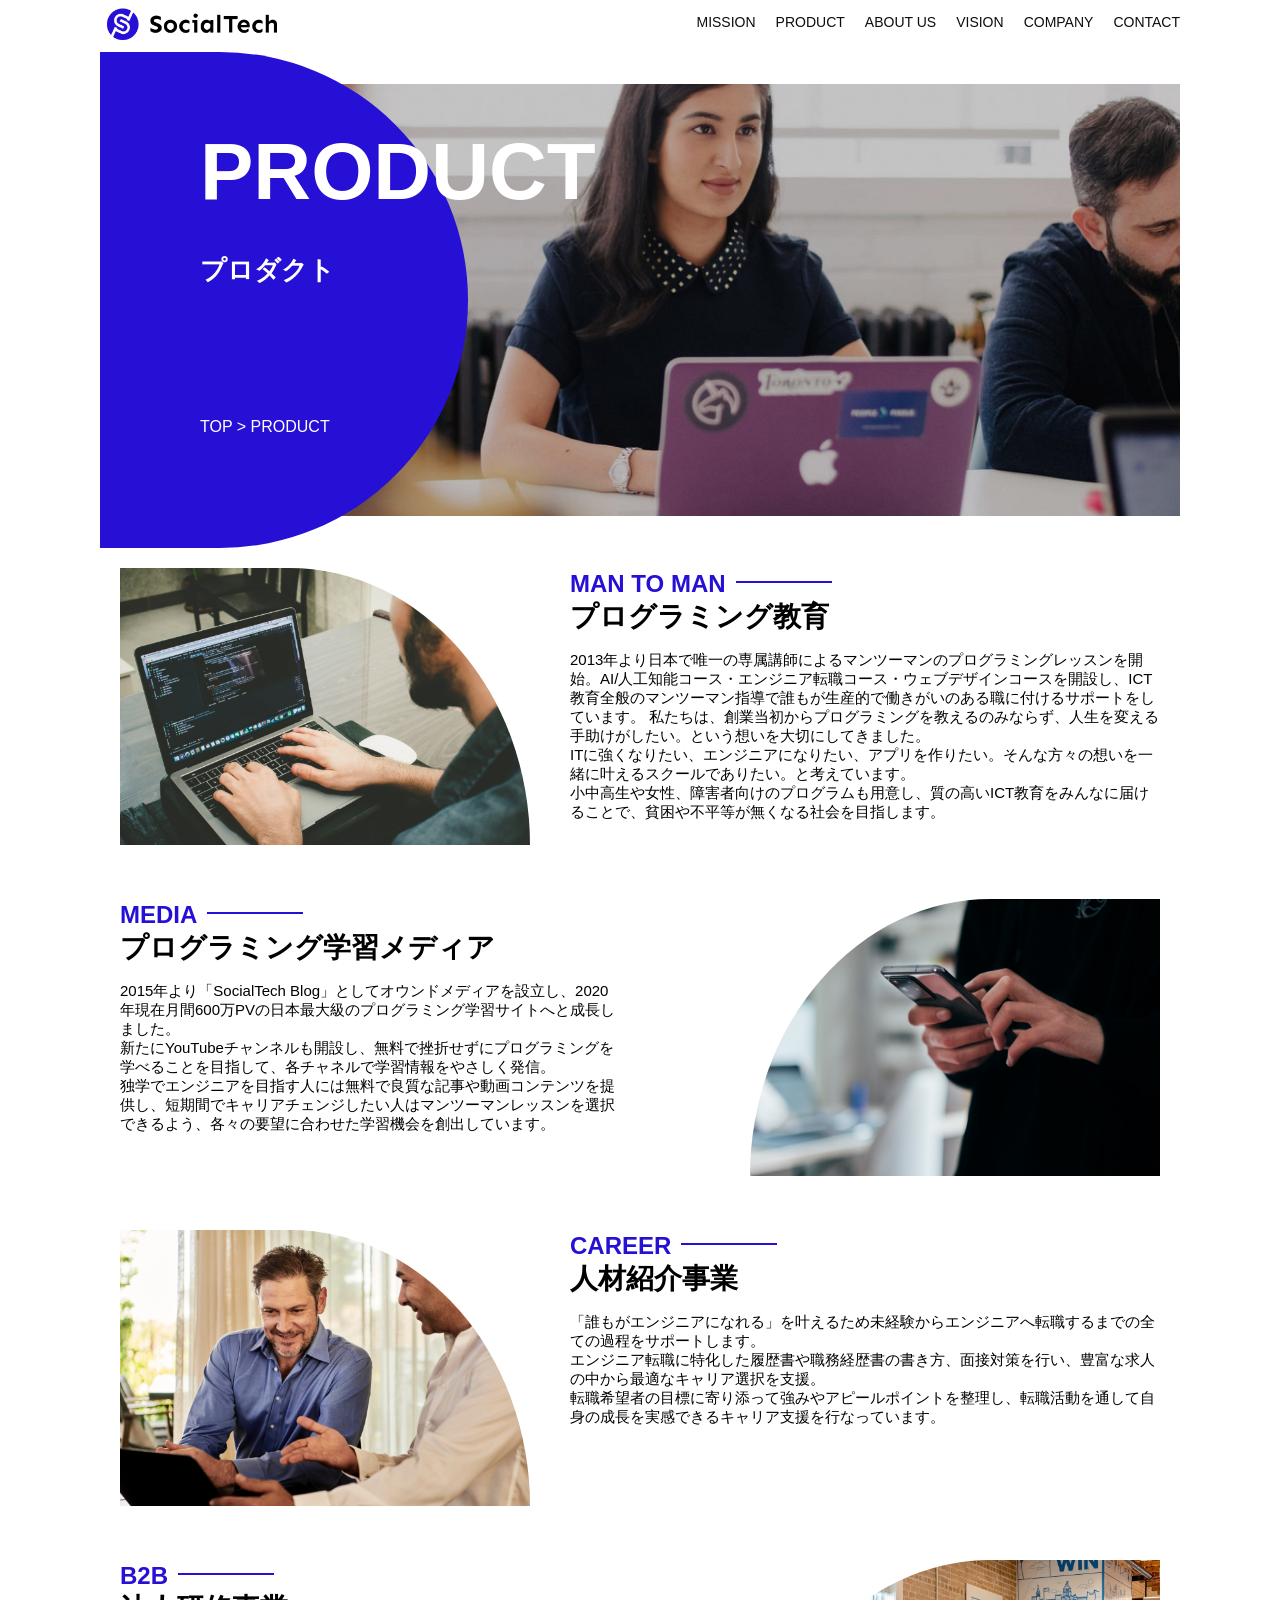
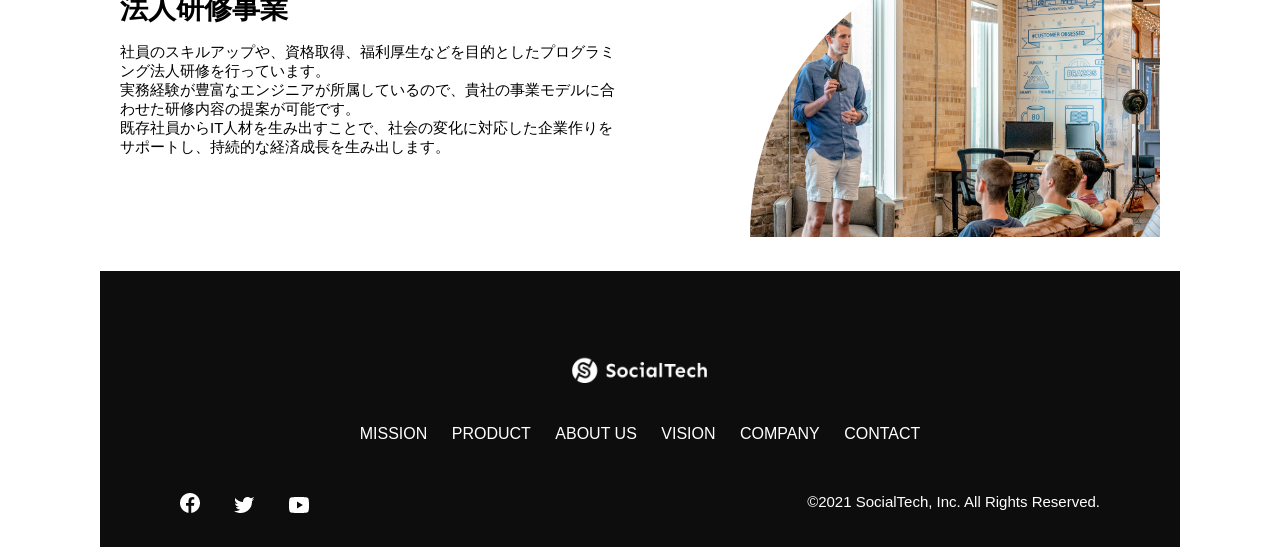
<file: product.html>
<!DOCTYPE html>
<html>
<head>
  <title>SocialTech -PRODUCT プロダクト-</title>
  <meta charset="utf-8">
  <meta name="description" content="SocialTechの4つのプロダクトを紹介します">
  <meta name="viewport" content="width=device-width, initial-scale=1.0">
  <link rel="stylesheet" href="style.css">
</head>
<body>
  <!-- ヘッダー -->
  <header>
    <a href="index.html" id="logo">
      <img src="images/logo.png" alt="トップページに戻る">
    </a>

    <!-- PC用ナビゲーション -->
    <nav id="nav-pc">
      <ul>
        <li><a href="mission.html">MISSION</a></li>
        <li><a href="product.html">PRODUCT</a></li>
        <li><a href="index.html#aboutus">ABOUT US</a></li>
        <li><a href="index.html#vision">VISION</a></li>
        <li><a href="index.html#company">COMPANY</a></li>
        <li><a href="index.html#contact">CONTACT</a></li>
      </ul>
    </nav>

    <!-- スマホ用メニューボタン -->
    <button id="menu-sp" onclick="document.getElementById('nav-sp').style.display = 'block'">
      <img src="images/button-menu.png" alt="ナビゲーションを開く">
    </button>

    <!-- スマホ用ナビゲーション -->
    <div id="nav-sp">
      <button id="close" onclick="document.getElementById('nav-sp').style.display = 'none'">
        <img src="images/button-close.png" alt="ナビゲーションを閉じる">  
      </button>
      <nav>
        <ul>
          <li>
            <a id="logo-sp" href="index.html" onclick="document.getElementById('nav-sp').style.display = 'none'"><img src="images/logo-sp.png" alt="トップページに戻る"></a>
          </li>

            <li><a class="menu" href="mission.html" onclick="document.getElementById('nav-sp').style.display = 'none'">MISSION</a></li>
            <li><a class="menu" href="product.html" onclick="document.getElementById('nav-sp').style.display = 'none'">PRODUCT</a></li>
            <li><a class="menu" href="index.html#aboutus" onclick="document.getElementById('nav-sp').style.display = 'none'">ABOUT US</a></li>
            <li><a class="menu" href="index.html#vision" onclick="document.getElementById('nav-sp').style.display = 'none'">VISION</a></li>
            <li><a class="menu" href="index.html#company" onclick="document.getElementById('nav-sp').style.display = 'none'">COMPANY</a></li>
            <li><a class="menu" href="index.html#contact" onclick="document.getElementById('nav-sp').style.display = 'none'">CONTACT</a></li>
        </ul>
      </nav>
      <div id="sns">
        <a href="https://www.facebook.com/sejuku2013">
          <img src="images/button-facebook.png" alt="Facebookのリンク">
        </a>
        <a href="https://twitter.com/samuraijuku">
          <img src="images/button-twitter.png" alt="Twitterのリンク">
        </a>
        <a href="https://www.youtube.com/channel/UCCFOQO5aDK0xXam4cUQXT8g">
          <img src="images/button-youtube.png" alt="YouTubeのリンク">
        </a>
      </div>
    </div>
  </header>

  <main>
    <article>
      <section id="product-main">
        <div class="product-main-inner">
          <div id="product-title">
            <h1>PRODUCT<br><span>プロダクト</span></br></h1>
            <p>TOP > PRODUCT</p>
          </div>
        </div>
      </section>

      <section class="product-section product-section-left">
        <div class="product-section-img">
          <img src="images/product/product-mantoman.png" alt="PCでコードを書く男性">
        </div>
        <div class="product-read">
          <h2 class="product-h2">MAN TO MAN</h2>
          <h3 class="product-h3">プログラミング教育</h3>
          <p>
          2013年より日本で唯一の専属講師によるマンツーマンのプログラミングレッスンを開始。AI/人工知能コース・エンジニア転職コース・ウェブデザインコースを開設し、ICT教育全般のマンツーマン指導で誰もが生産的で働きがいのある職に付けるサポートをしています。 私たちは、創業当初からプログラミングを教えるのみならず、人生を変える手助けがしたい。という想いを大切にしてきました。<br>ITに強くなりたい、エンジニアになりたい、アプリを作りたい。そんな方々の想いを一緒に叶えるスクールでありたい。と考えています。<br>小中高生や女性、障害者向けのプログラムも用意し、質の高いICT教育をみんなに届けることで、貧困や不平等が無くなる社会を目指します。 
          </p>
        </div>
      </section>

        <section class="product-section product-section-right">
          <div class="product-read">
            <h2 class="product-h2">MEDIA</h2>
            <h3 class="product-h3">プログラミング学習メディア</h3>
            <p>2015年より「SocialTech Blog」としてオウンドメディアを設立し、2020年現在月間600万PVの日本最大級のプログラミング学習サイトへと成長しました。<br>新たにYouTubeチャンネルも開設し、無料で挫折せずにプログラミングを学べることを目指して、各チャネルで学習情報をやさしく発信。<br>独学でエンジニアを目指す人には無料で良質な記事や動画コンテンツを提供し、短期間でキャリアチェンジしたい人はマンツーマンレッスンを選択できるよう、各々の要望に合わせた学習機会を創出しています。</p>
          </div>
          <div class="product-section-img">
            <img src="images/product/product-media.png" alt="スマートフォンを操作する人">
          </div>
        </section>

        <section class="product-section product-section-left">
          <div class="product-section-img">
            <img src="images/product/product-career.png" alt="笑顔で話し合う２人の男性">
          </div>
          <div class="product-read">
            <h2 class="product-h2">CAREER</h2>
            <h3 class="product-h3">人材紹介事業</h3>
            <p>
            「誰もがエンジニアになれる」を叶えるため未経験からエンジニアへ転職するまでの全ての過程をサポートします。<br>エンジニア転職に特化した履歴書や職務経歴書の書き方、面接対策を行い、豊富な求人の中から最適なキャリア選択を支援。<br>転職希望者の目標に寄り添って強みやアピールポイントを整理し、転職活動を通して自身の成長を実感できるキャリア支援を行なっています。<br> 
            </p>
          </div>
        </section>

        <section class="product-section product-section-right">
          <div class="product-read">
            <h2 class="product-h2">B2B</h2>
            <h3 class="product-h3">法人研修事業</h3>
            <p>社員のスキルアップや、資格取得、福利厚生などを目的としたプログラミング法人研修を行っています。<br>実務経験が豊富なエンジニアが所属しているので、貴社の事業モデルに合わせた研修内容の提案が可能です。<br>既存社員からIT人材を生み出すことで、社会の変化に対応した企業作りをサポートし、持続的な経済成長を生み出します。</p>
          </div>
          <div class="product-section-img">
            <img src="images/product/product-b2b.png" alt="講演中の男性とそれを聴く人々">
          </div>
        </section>
    </article>
  </main>

    <!-- フッター -->
  <footer>
    <div id="footer-logo">
      <img src="images/logo-sp.png" alt="SocialTech">
    </div>
    <div id="footer-link">
      <a href="mission.html">MISSION</a>
      <a href="product.html">PRODUCT</a>
      <a href="index.html#aboutus">ABOUT US</a>
      <a href="index.html#vision">VISION</a>
      <a href="index.html#company">COMPANY</a>
      <a href="index.html#contact">CONTACT</a>
    </div>
      <div id="sns-footer">
        <div class="sns-btns">
          <a href="https://www.facebook.com/sejuku2013"><img src="images/button-facebook.png" alt="Facebookのリンク"></a>
          <a href="https://twitter.com/samuraijuku"><img src="images/button-twitter.png" alt="Twitterのリンク"></a>
          <a href="https://www.youtube.com/channel/UCCFOQO5aDK0xXam4cUQXT8g"><img src="images/button-youtube.png" alt="YouTubeのリンク"></a>
        </div>
        <p id="copyright">&copy;2021 SocialTech, Inc. All Rights Reserved.</p>
      </div>
  </footer>
</body>
</html>
</file>
<file: style.css>
/* pc,スマホ共通スタイル */
* {
  box-sizing: border-box;
}
p {
  font-size: 15px;
}
body {
  max-width: 1080px;
  margin: 0 auto 0 auto;
  font-family: "Source Sans Pro", "Hiragino Kaku Gothic ProN", Meiryo, Arial, sans-serif;
}


/* ヘッダー */
header {
  display: flex;
  justify-content: space-between;
}
/* ナビゲーション */
#nav-pc {
  font-size: 14px;
}
#nav-pc ul {
  padding-left: 0;
  display: flex;
}
#nav-pc li {
  list-style: none;
}
#nav-pc a {
  text-decoration: none;
  margin-left: 20px;
  color: #0d0d0d;
}
#nav-pc a:hover {
  text-decoration: underline;
}
 /* スマホ用ナビを非表示 */
#nav-sp,
#menu-sp {
  display: none;
}



/* メインビジュアル */
#main-visual {
  position: relative;
  height: 400px;
}
#main-message {
  position: absolute;
  top: 0;
  left: 0;
  background-color: #2710d5;
  color: #ffffff;
  border-radius: 0 0 476px 0;
  max-width: 620px;
  height: 100%;
  width: 100%;
  z-index: 11;
}
#main-message>h1 {
  font-size: 60px;
  margin: 100px 0 0 50px;
}
#main-message p {
  font-size: 28px;
  margin: 0 0 0 50px;
}
#main-visual>img {
  max-width: 620px;
  border-radius: 476px 0 0 0;
  position: absolute;
  top: 0;
  right: 0;
  z-index: 10;
}
/* 見出し */
h2 {
  margin: 40px 0 0 0;
}
h2::after {
  content: url(images/line.png);
  margin-left: 10px;
}
h3 {
  font-size: 27px;
}


/* ミッション */
#mission {
  margin: 80px auto 80px auto;
}
#mission-flex {
  display: flex;
}
#mission-flex>div {
  width: 50%;
  margin: 20px;
}
#mission-photo {
  width: 100%;
}
#s2dgs {
  margin-top: 50px;
  width: 100%;
}


/* プロダクト */
#product {
  background-color: #fafafa;
  margin: 80px 0 80px 0;
  padding: 10px 40px 0px 40px;
}
/* 外枠 */
#product .product-flex {
  margin-top: 40px;
  display: flex;
}
/* 左のカラム */
#product-left {
  width: 50%;
  margin-right: 20px;
}
/* 右のカラム */
#product-right {
  width: 50%;
  margin-left: 20px;
  margin-top: 80px;
}
/* 画像＋説明の枠 */
#product-left>div {
  position: relative;
  height: 480px;
  margin-right: 20px;
}
#product-right>div {
  position: relative;
  height: 480px;
  margin-left: 20px;
}
/* 画像 */
.product-photo {
  width: 100%;
}
/* 説明文の枠 */
.product-explain {
  background-color: #ffffff;
  position: absolute;
  left: 0;
  bottom: 50px;
  margin: 0 40px 0 40px;
  padding: 20px;
  box-shadow: 5px 5px 10px rgba(0, 0, 0, 0.05);
}
/* 説明文の英語 */
.product-explain>span {
  color: #2710d5;
  font-weight: bold;
  font-size: 16px;
  margin: 0;
}
/* 説明文の見出し */
.product-explain>h3 {
  margin: 5px 0 5px 0;
}
/* 説明文 */
.product-explain>p {
  font-size: 14px;
  margin: 0;
}
/* もっとみるボタン */
#product-more {
  text-align: center;
}
#product-more a {
  position: relative;
  bottom: -42px;
}


/* ABOUT US */
#aboutus {
  margin: 80px auto;
}
/* 3つの組織文化と画像を入れる枠 */
#aboutus>div {
  display: flex;
}
/* 1枚目の画像 */
.culture-img {
  width: 50%;
  align-self: flex-start;
}
/* 2枚目の画像 */
.culture-img2 {
  margin-top: 50px;
  width: 100%;
}
/* 表全体 */
.culture-table {
  margin-right: 50px;
}
/* 番号 */
.culture-num {
  font-size: 80px;
  color: #2710d5;
  padding: 0 20px 0 0;
}
/* 見出し */
.culture-table th {
  text-align: left;
  font-size: 28px;
  font-weight: bold;
}
/* 組織文化英語 */
.culture-en {
  color: #2710d5;
  font-size: 24px;
}
/* 説明文 */
.culture-description {
  margin: 0;
}


/* VISION */
#vision {
  margin: 80px auto;
}
/* 行動指針 */
#vision > div {
  display: flex;
  justify-content: space-between;
  flex-wrap: wrap;
}
.vision-box {
  width: 300px;
  height: 300px;
  margin-bottom: 30px; 
  position: relative;
}
.vision-box > img {
  width: 100%;
  position: relative;
  z-index: 30;
}
.vision-box > div {
  position: absolute;
  top: 0;
  left: 0;
  z-index: 31;
  margin-right: 20px;
}
.vision-box > div > h4 {
  color:#2710d5;
  font-size: 19px;
  margin-top: 80px;
}
.vision-box > div > h4::first-letter {
  font-size: 40px;
}
.vision-box > div > h5 {
  font-size: 20px;
  margin: 0 0 0 0;
}
.vision-box > div > p {
  margin: 10px 0 0 0;
}


/* 会社概要 */
#company {
  margin: 80px auto;
}
/* 表 */
#company-table {
  width: 100%;
}
.tableheader {
  text-align: left;
  padding: 20px;
  border-bottom: 1px solid #2710d5;
  width: 100px;
}
.tableheader-first {
  border-top: 1px solid #2710d5;
}
.cell {
  padding: 30px;
  border-bottom: 1px solid #ececec;
}
.cell-first {
  border-top: 1px solid #ececec;
}
#company > iframe {
  width: 100%;
  height: 368px;
  margin-top: 40px;
}


/* 問い合わせフォーム */
#contact {
  margin: 80px auto;
}
#contact > form > div {
  display: flex;
  flex-direction: row;
  flex-wrap: wrap;
  padding-bottom: 30px;
}
.contact-heading {
  width: 240px;
  align-self: center;
}
.contact-label {
  font-weight: bold;
}
.contact-span {
  color: #ce2222;
  margin-left: 20px;
  font-weight: bold;
}
.contact-textbox {
  border-top: 0;
  border-left: 0;
  border-right: 0;
  border-bottom: 1px solid #707070;
  background-color: #fafafa;
  width: 400px;
  height: 56px;
}
.contact-textarea {
  border-top: 0;
  border-left: 0;
  border-right: 0;
  border-bottom: 1px solid #707070;
  background-color: #fafafa;
  width: 400px;
  height: 200px;
}
/* 個人情報の取り扱いについて */
#contact dt {
  font-weight: bold;
}
#contact dd {
  margin-bottom: 16px;
}
#contact dd p {
  margin: 0;
}
#contact dd ul {
  padding-left: 0;
}
#contact dd li {
  margin-bottom: 0;
  list-style: none;
}


/* フッター */
footer {
  background-color: #0d0d0d;
  text-align: center;
  padding: 80px 80px 30px 80px;
}
#footer-logo {
  margin-bottom: 30px;
}
#footer-link {
  margin-bottom: 50px;
}
#footer-link > a {
  text-decoration: none;
  margin: 10px;
  color: #ffffff;
}
#footer-link > a:hover {
  text-decoration: underline;
}
#sns-footer {
  display: flex;
  justify-content: space-between;
}
#sns-footer a {
  margin-right: 30px;
}
#copyright {
  color: #ffffff;
  margin: 0;
}


/* mission.html用スタイル*/
/* ミッションのメインビジュアル */
.mission-main-inner {
  background-image: url("images/mission/mission-main.png");
  background-repeat: no-repeat;
  background-position-y: center;
}
#mission-title {
  background-color: #2710d5;
  width: 368px;
  color: #ffffff;
  height: 496px;
  border-radius: 0 248px 248px 0;
  position: relative;
}
#mission-title h1 {
  position: absolute;
  top: 0;
  left: 100px;
  font-size: 80px;
  line-height: 1;
}
#mission-title h1 span {
  font-size: 26px;
}
#mission-title p {
  position: absolute;
  top: 350px;
  left: 100px;
  font-size: 16px;
}
/* ミッションページ　S2DGsの設定*/
#mission-s2dgs {
  padding: 20px;
}
.mission-h2 {
  color: #2710d5;
  font-size: 40px;
}
.mission-h2::after {
  content: none;
}
/* ミッションページ5Goalsの設定 */
#mission-five-goals {
  padding: 20px;
  display: flex;
}
#mission-five-goals .five-goals-image {
  width: 30%;
  padding: 20px;
}
#mission-five-goals .five-goals-image img {
  width: 100%;
}
#mission-five-goals .five-goals-read {
  width: 70%;
  padding: 20px;
}
#mission-five-goals .five-goals-read > div {
  margin-bottom: 40px;
}
.fivegoals-image-right {
  float: right;
  margin: 20px;
}
.fivegoals-image-left {
  float: left;
  margin: 20px;
}
.fivegoals-number {
  color: #2710d5;
  font-size: 48px;
  font-weight: bold;
  margin: 0;
}
.fivegoals-h3 {
  font-size: 28px;
  margin: 0;
}
.fivegoals-p {
  margin: 0;
}


/* PURPDUCT.html用スタイル */
.product-main-inner {
  background-image: url("images/product/product-main.png");
  background-repeat: no-repeat;
  background-position-y: center;
}
#product-title {
  background-color: #2710d5;
  width: 368px;
  color: #ffffff;
  height: 496px;
  border-radius: 0 248px 248px 0;
  position: relative;
}
#product-title h1 {
  position: absolute;
  top: 0;
  left: 100px;
  font-size: 80px;
  line-height: 1;
}
#product-title h1 span {
  font-size: 26px;
}
#product-title > p {
  position: absolute;
  top: 350px;
  left: 100px;
  font-size: 16px;
}
.product-section {
  display: flex;
  padding: 20px 20px 0;
}
.product-section .product-section-img {
  width: 450px;
}
.product-section-left .product-section-img img {
  width: 100%;
  padding: 0 40px 30px 0;
  border-radius: 0 432px 0 0;
}
.product-section-left .product-read {
  width: 50%;
  flex-grow: 1;
}
.product-section-left .product-read p {
  margin-bottom: 0;
}
.product-section-right {
  justify-content: space-between;
}
.product-section-right .product-section-img img {
  width: 100%;
  padding: 0 0 30px 40px;
  border-radius: 432px 0 0 0;
}
.product-section-right .product-read {
  width: 500px;
}
.product-h2 {
  color: #2710d5;
  font-size: 24px;
  margin: 0;
}
.product-h3 {
  font-size: 28px;
  margin: 0;
}



/* =====================
　　　　　　スマホ用ナビゲーション 
＝＝＝＝＝＝＝＝＝＝＝＝＝＝＝＝＝*/
@media screen and (max-width: 767px) {
   /* PC用ナビゲーション非表示 */
  #nav-pc {
    display: none;
  }
/* ハンバーガーメニュー */
  #menu-sp {
    display: block;
    background-color: transparent;
    float: right;
    padding: 0;
    border: none;
}

/* ＝＝＝＝＝＝＝＝＝＝＝＝＝＝＝＝＝＝＝
スマホ用ナビゲーションの表示切り替え 
＝＝＝＝＝＝＝＝＝＝＝＝＝＝＝＝＝＝＝＝*/
  #nav-sp {
    background-color: #2710d5;
    position: fixed;
    left: 0;
    top: 0;
    width: 100%;
    height: 100%;
    display: none;
    z-index: 100;
  }
  #close {
    position: absolute;
    top: 20px;
    right: 20px;
    background-color: transparent;
    border: none;
}
  #nav-sp nav ul {
    padding-left: 0;
}
  #nav-sp nav li {
    list-style: none;
}
  #logo-sp {
    margin: 80px 0 30px 20px;
}
  #nav-sp nav a {
    display: block;
    color: #ffffff;
}
  #nav-sp nav a:hover {
    text-decoration: underline;
}
  #nav-sp .menu {
    text-decoration: none;
    margin: 0 20px 0 20px;
    height: 44px;
    font-size: 16px;
    background-image: url("images/arrow.png");
    background-repeat: no-repeat;
    background-position: right top;
}
#sns {
  position: absolute;
  bottom: 20px;
  left: 20px;
}
#sns > a {
  margin-right: 30px;
}
/* スマホメインビジュアル */
#main-visual {
  position: relative;
  height: 470px;
}
#main-visual > div {
  text-align: center;
  height: 280px;
}
#main-visual h1 {
  font-size: 28px;
  margin-top: 90px;
}
#main-visual > div > p {
  margin: 0;
  font-size: 15px;
}
#main-visual > img {
  width: 100%;
  border-radius: 476px 0 0 0;
  top: auto;
  bottom: 0;
}
/* スマホミッション */
h2 {
  margin: 15px 0 15px 0;
}

h3 {
  font-size: 24px;
  margin: 10px 0 0 0;
}
#mission {
  margin: 20px 0 20px 0;
  padding: 0 20px 0 20px;
}
#mission-flex {
  flex-direction: column;
}
#mission-flex > div {
  width: 100%;
  margin: 0;
}
/* スマホプロダクト */
#product {
  margin: 0;
  padding: 10px 20px 0 20px;
}
#product .product-flex {
  flex-direction: column;
  margin-top: 0;
}
#product-left, 
#product-right {
  width: 100%;
  margin: 0;
}
#product-left > div,
#product-right > div {
  height: auto;
  margin: 0;
}
.product-explain {
  position: relative;
  margin: 0;
}
.product-explain > h3 {
  margin: 10px 0 10px 0;
  font-size: 24px;
}
#product-more {
  text-align: left;
}

/* アバウトアス */
#aboutus {
  margin: 80px 20px;
}
#aboutus > div {
  flex-direction: column;
}
.culture-table th {
  font-size: 16px;
}
.culture-table {
  margin-right: 0;
  padding-right: 20px;
  order: 2;
}
.culture-img {
  width: 100%;
  order: 1;
}
.culture-img2 {
  margin-top: 0;
}
.culture-num {
  padding: 0;
}
.culture-description {
  margin: 0;
}
/* ビジョン */
#vision {
  margin: 80px 20px;
}
.vision-box > img {
  position: absolute;
  top: 0;
  left: 0;
}
.vision-box > div > h4 {
  margin: 60px 0 0 0;
}
#company {
  margin: 0 20px;
}
#company > h3 {
  margin-bottom: 20px;
}
.tableheader {
  width: 50px;
}
.cell {
  padding: 20px;
}
#company > iframe {
  height: 240px;
}
/* コンタクト */
#contact {
  margin: 80px 20px;
}
#contact > h3 {
  margin-bottom: 20px;
}
#contact > form > div {
  flex-direction: column;
  margin-bottom: 20px;
}
.contact-heading {
  align-self: auto;
  margin-bottom: 20px;
}
.contact-textbox {
  min-width: 300px;
  width: 100%;
}
.contact-textarea {
  height: 150px;
  width: 100%;
}
.radiobutton {
  margin-bottom: 20px;
}
/* フッター */
footer {
  padding: 30px 20px 50px 20px;
  text-align: left;
}
#footer-link > a {
  margin: 0 20px 30px 0;
  display: block;
  background-image: url("images/arrow.png");
  background-repeat: no-repeat;  
  background-position: right top;
}
#footer-link > a:hover {
  text-decoration: underline;
}
#sns-footer {
  flex-direction: column;
  justify-content: flex-start;
}
#copyright {
  font-size: 12px;
  margin-top: 30px;
}

/* ミッションページスマホ用スタイル */
#mission-main {
  height: 256px;
  margin-top: 4%;
  position: relative;
}
.mission-main-inner {
  height: 80%;
  background-size: cover;
}
#mission-title {
  width: 136px;
  height: 256px;
  position: absolute;
  top: -10%;
}
#mission-title h1 {
  position: absolute;
  left: 20px;
  font-size: 40px;
}
#mission-title h1 span {
  font-size: 18px;
}
#mission-title > p {
  position: absolute;
  top: 180px;
  left: 20px;
  font-size: 13px;
}

/* スマホ用S2DGsページ */
.mission-h2 {
  font-size: 38px;
  margin: 0px;
}
.mission-h2::after {
  content: none;
}
#mission-s2dgs > img {
  width: 100%;
}
/* 5Goalsページ */
#mission-five-goals {
  flex-direction: column;
}
#mission-five-goals > div {
  padding: 0;
}
#mission-five-goals .five-goals-image,
#mission-five-goals .five-goals-read {
  width: 100%;
  padding: 0;
}
#mission-five-goals .five-goals-read > div {
  display: flex;
  flex-direction: column;
}
.fivegoals-image-right, 
.fivegoals-image-left {
  align-self: center;
}

/* スマホ用プロダクトページ　メインビジュアルの設定 */
#product-main {
  height: 256px;
  margin-top: 4%;
  position: relative;
}
.product-main-inner {
  height: 80%;
  background-size: cover;
}
#product-title {
  width: 136px;
  height: 256px;
  position: absolute;
  top: -10%;
}
#product-title h1 {
  position: absolute;
  left: 20px;
  font-size: 40px;
}
#product-title h1 span {
  font-size: 18px;
}
#product-title > p {
  position: absolute;
  top: 180px;
  left: 20px;
  font-size: 13px;
}
/* プロダクトページ　メインコンテンツの設定 */
.product-section {
  flex-direction: column;
}
.product-section .product-section-img {
  width: 100%;
}
.product-section .product-section-img img {
  width: 100%;
  padding: 0;
}
/* 左が画像のセクション */
.product-section-left .product-section-img img {
  border-radius: 0 300px 0 0;
}
.product-section-left .product-read {
  width: 100%;
  flex-grow: 1;
}
/* 右が画像のセクション */
.product-section-right .product-section-img img {
  order: 1;
  border-radius: 300px 0 0 0;
}
.product-section-right .product-read {
  order: 2;
  width: 100%;
}
}
</file>
<file: kadai_013/style.css>
/* PC、スマホ共通スタイル */
body {
  font-family: "Source Sans Pro", "Hiragino Kaku Gothic ProN", Meiryo, Arial,
    sans-serif;
}

p {
  font-size: 15px;
}

#main-visual>img {
  width: 100%;
}

/*================
PC用のスタイル 
=================*/
@media screen and (min-width: 768px) {
  /* 横幅設定 */
  body {
    max-width: 1080px;
    min-width: 960px;
    margin: 0 auto 0 auto;
  }
  #menu-sp {
    display: none;
  }
  #nav-sp {
    display: none;
  }

  /* ヘッダー */
  header {
    display: flex;
    justify-content: space-between;
  }

  /* ナビゲーションのレイアウト */
  #nav-pc {
    text-align: right;
    font-size: 14px;
    padding-top: 15px;
  }

  /* ナビゲーションのリンクの装飾設定 */
  #nav-pc>a {
    text-decoration: none;
    margin-left: 20px;
  }

  #nav-pc>a:link {
    color: #0d0d0d;
  }

  #nav-pc>a:visited {
    color: #0d0d0d;
  }

  #nav-pc>a:hover {
    color: #0d0d0d;
    text-decoration: underline;
  }

  #nav-pc>a:active {
    color: #0d0d0d;
  }
}

/* スマホ用スタイル */
@media screen and (max-width:767px) {
  body {
    min-width: 375px;
    margin: 0;
  }
  /* PCのナビゲーションを非表示 */
  #nav-pc {
    display: none;
  } 
  /* ハンバーガーメニュー */
  #menu-sp {
    float: right;
    padding: 0;
  }
  /* スマホ用ナビゲーション */
  #nav-sp {
    background-color: #ce933e;
    position: absolute;
    left: 0;
    top: 0;
    height: 100%;
    width: 100%;
    display: none;
    z-index: 100;
  }
  #nav-sp ul {
    padding-left: 0;
  }
  #nav-sp li {
    list-style: none;
  }
  /* ×ボタン */
  #close {
    position: absolute;
    top: 20px;
    right: 20px;
  }
  /* ナビゲーションメニュー用ロゴ */
  #logo-sp {
    margin: 80px 0 30px 20px;
  }
  #nav-sp a {
    display: block;
  }
  #nav-sp a:link {
    color: #ffffff;
  }
  #nav-sp a:visited {
    color: #ffffff;
  }
  #nav-sp a:hover {
    color: #ffffff;
    text-decoration: underline;
  }
  #nav-sp a:active {
    color: #ffffff;
  }
  #nav-sp .menu {
    text-decoration: none;
    display: block;
    margin: 0 20px 0 20px;
    height: 44px;
    font-size: 16px;
    background-image: url("images/arrow.png");
    background-repeat: no-repeat;
    background-position: right top;
  }
}
</file>
